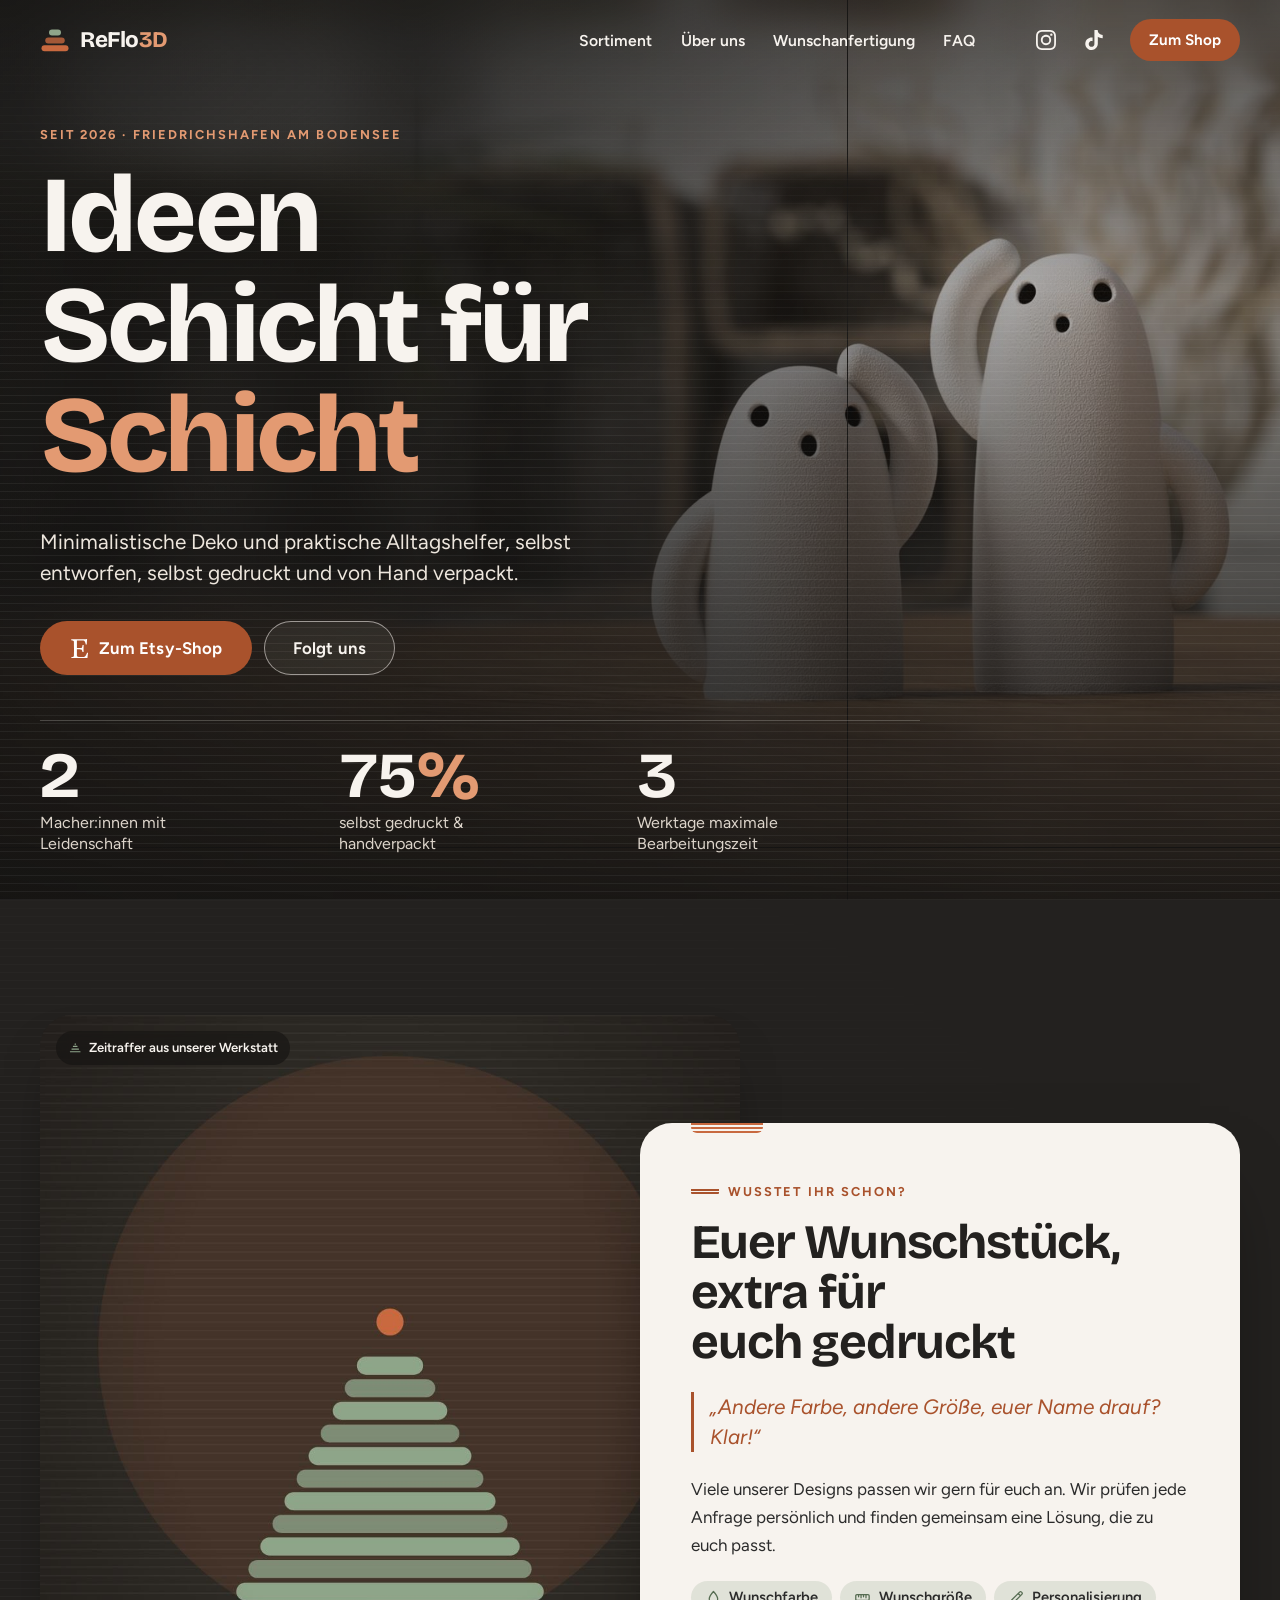
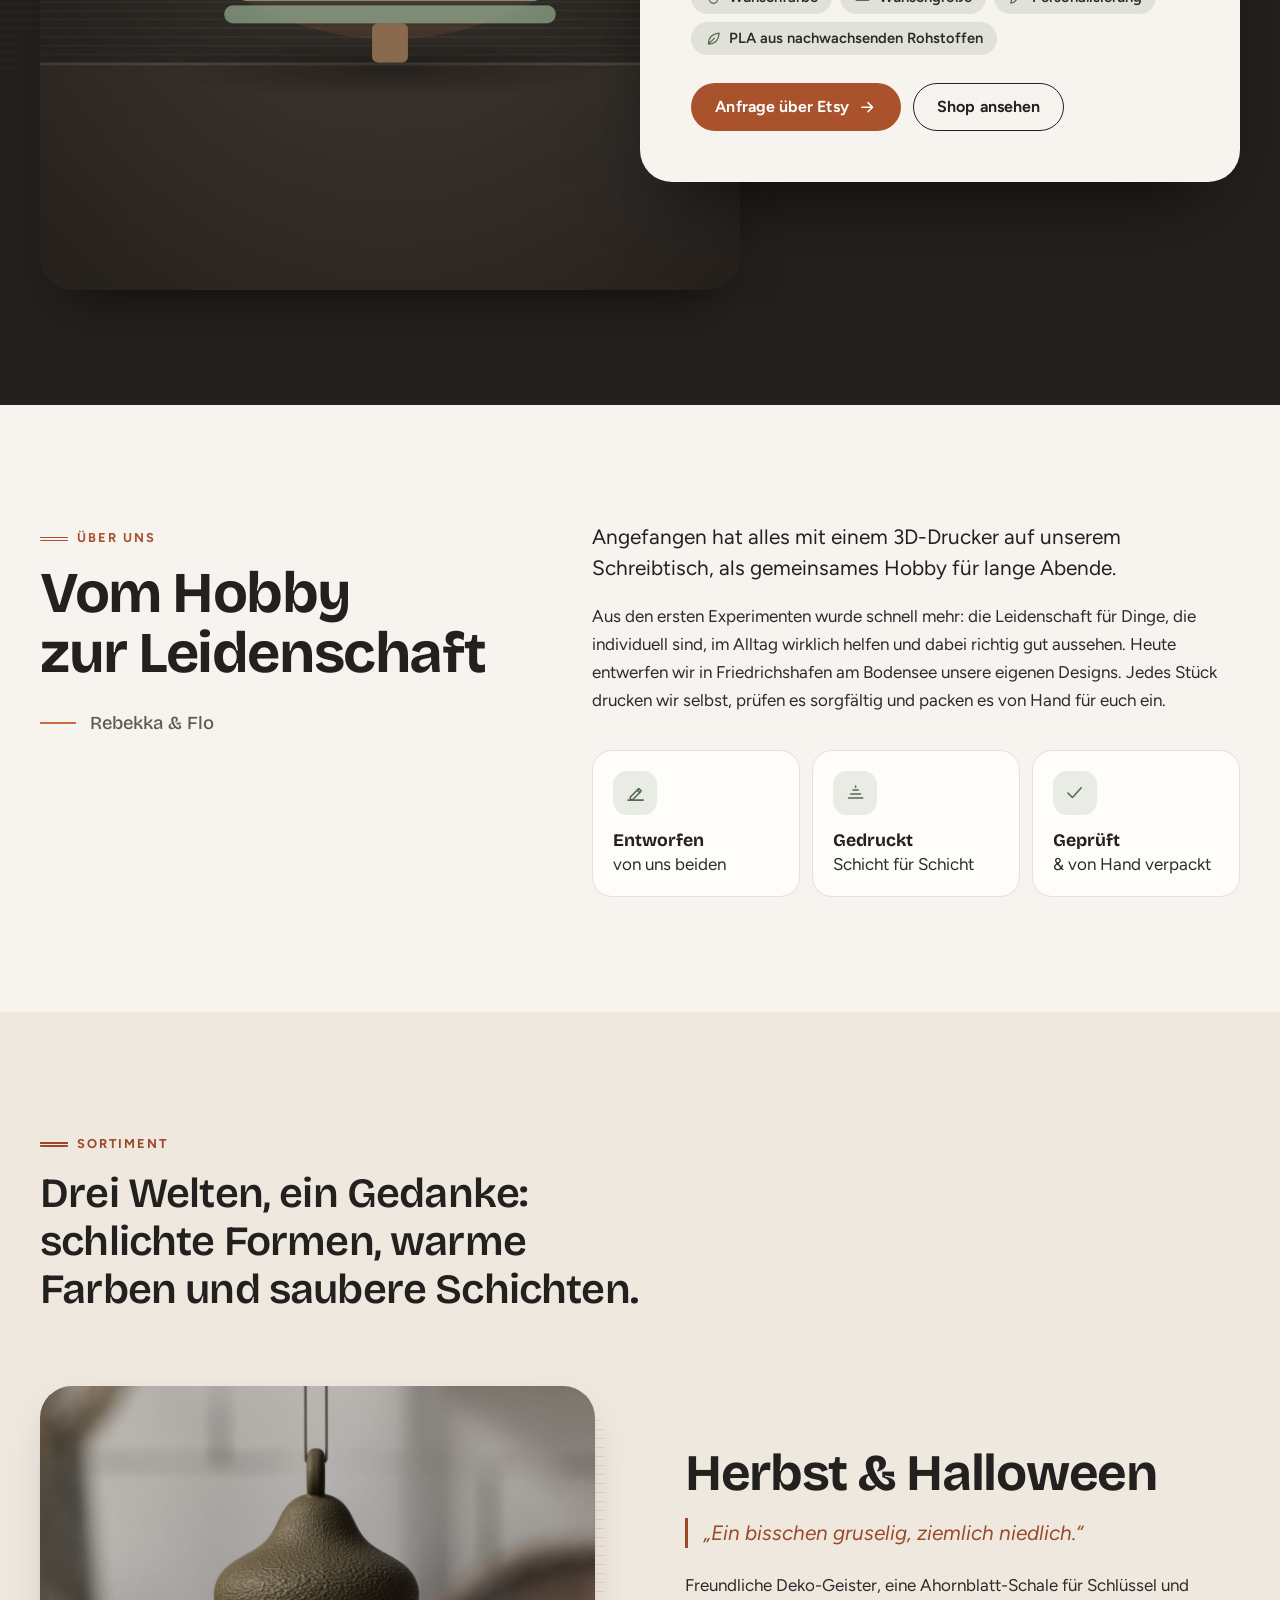
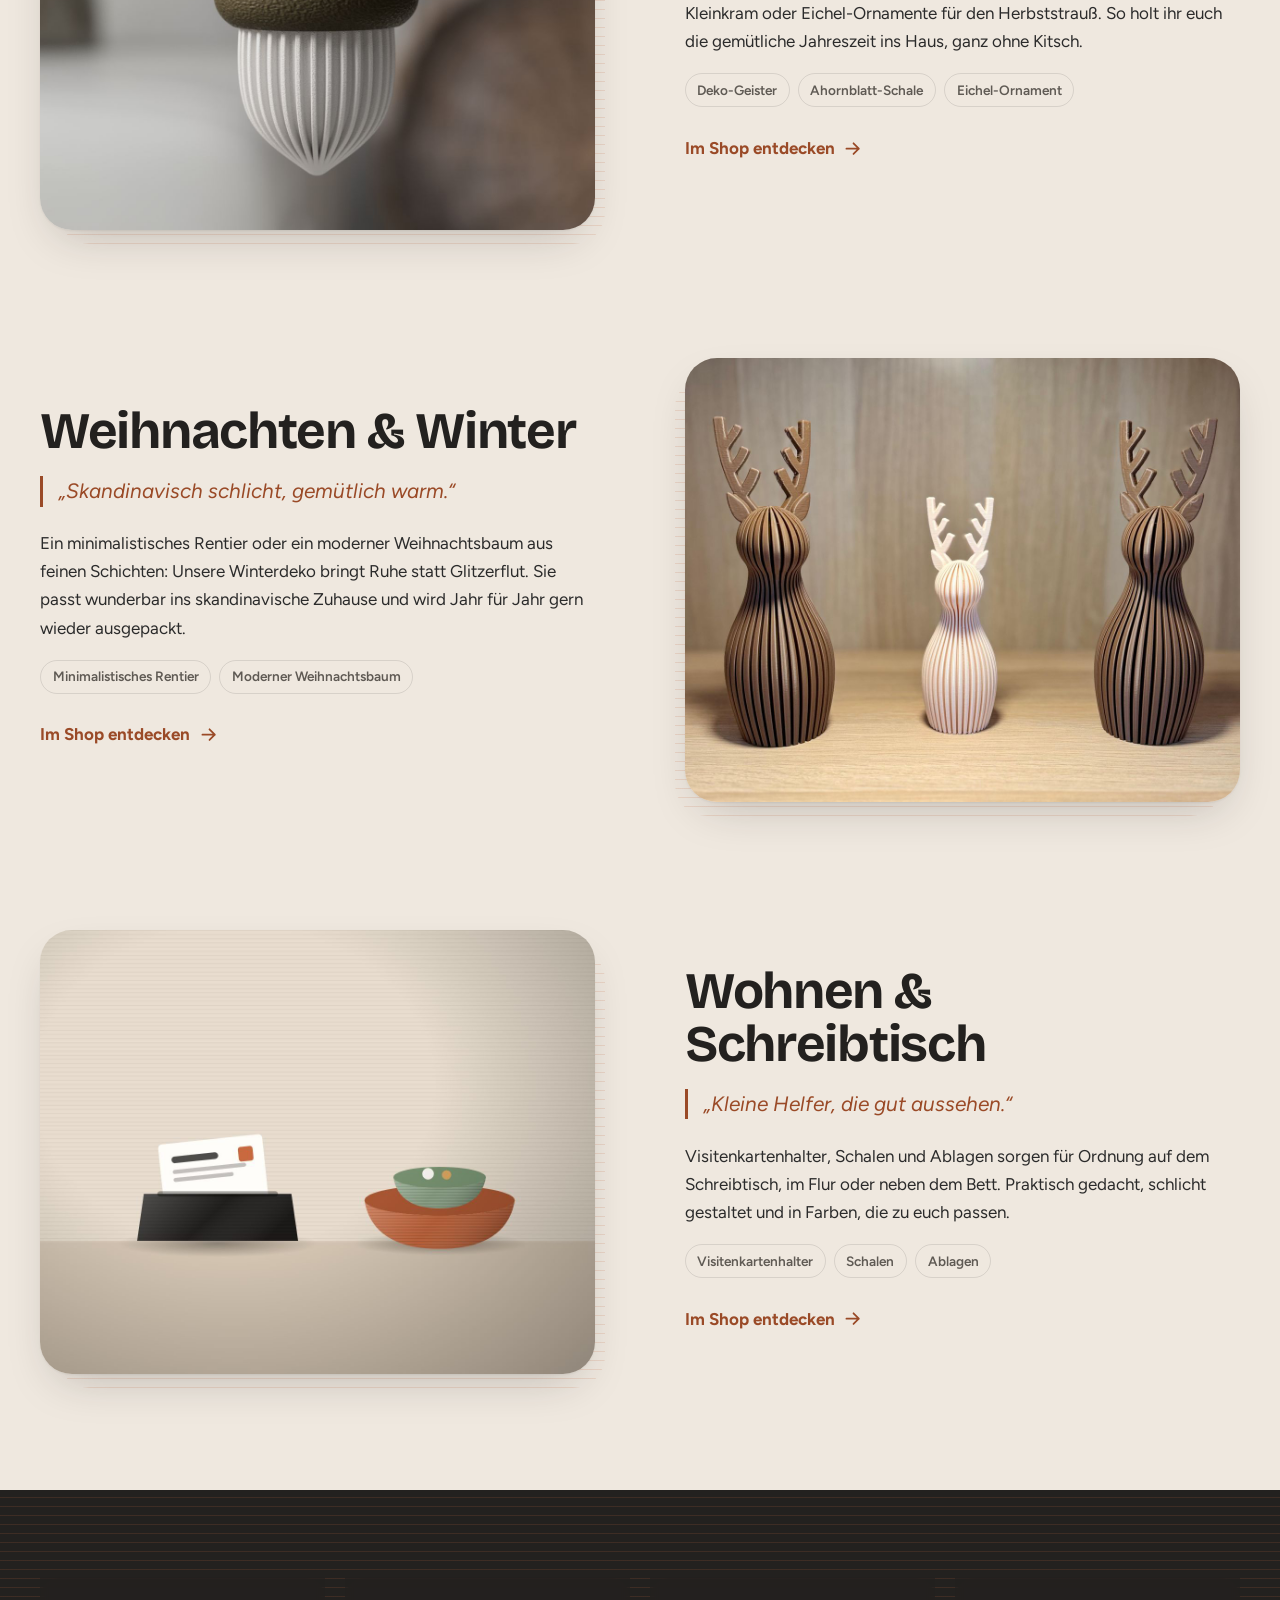
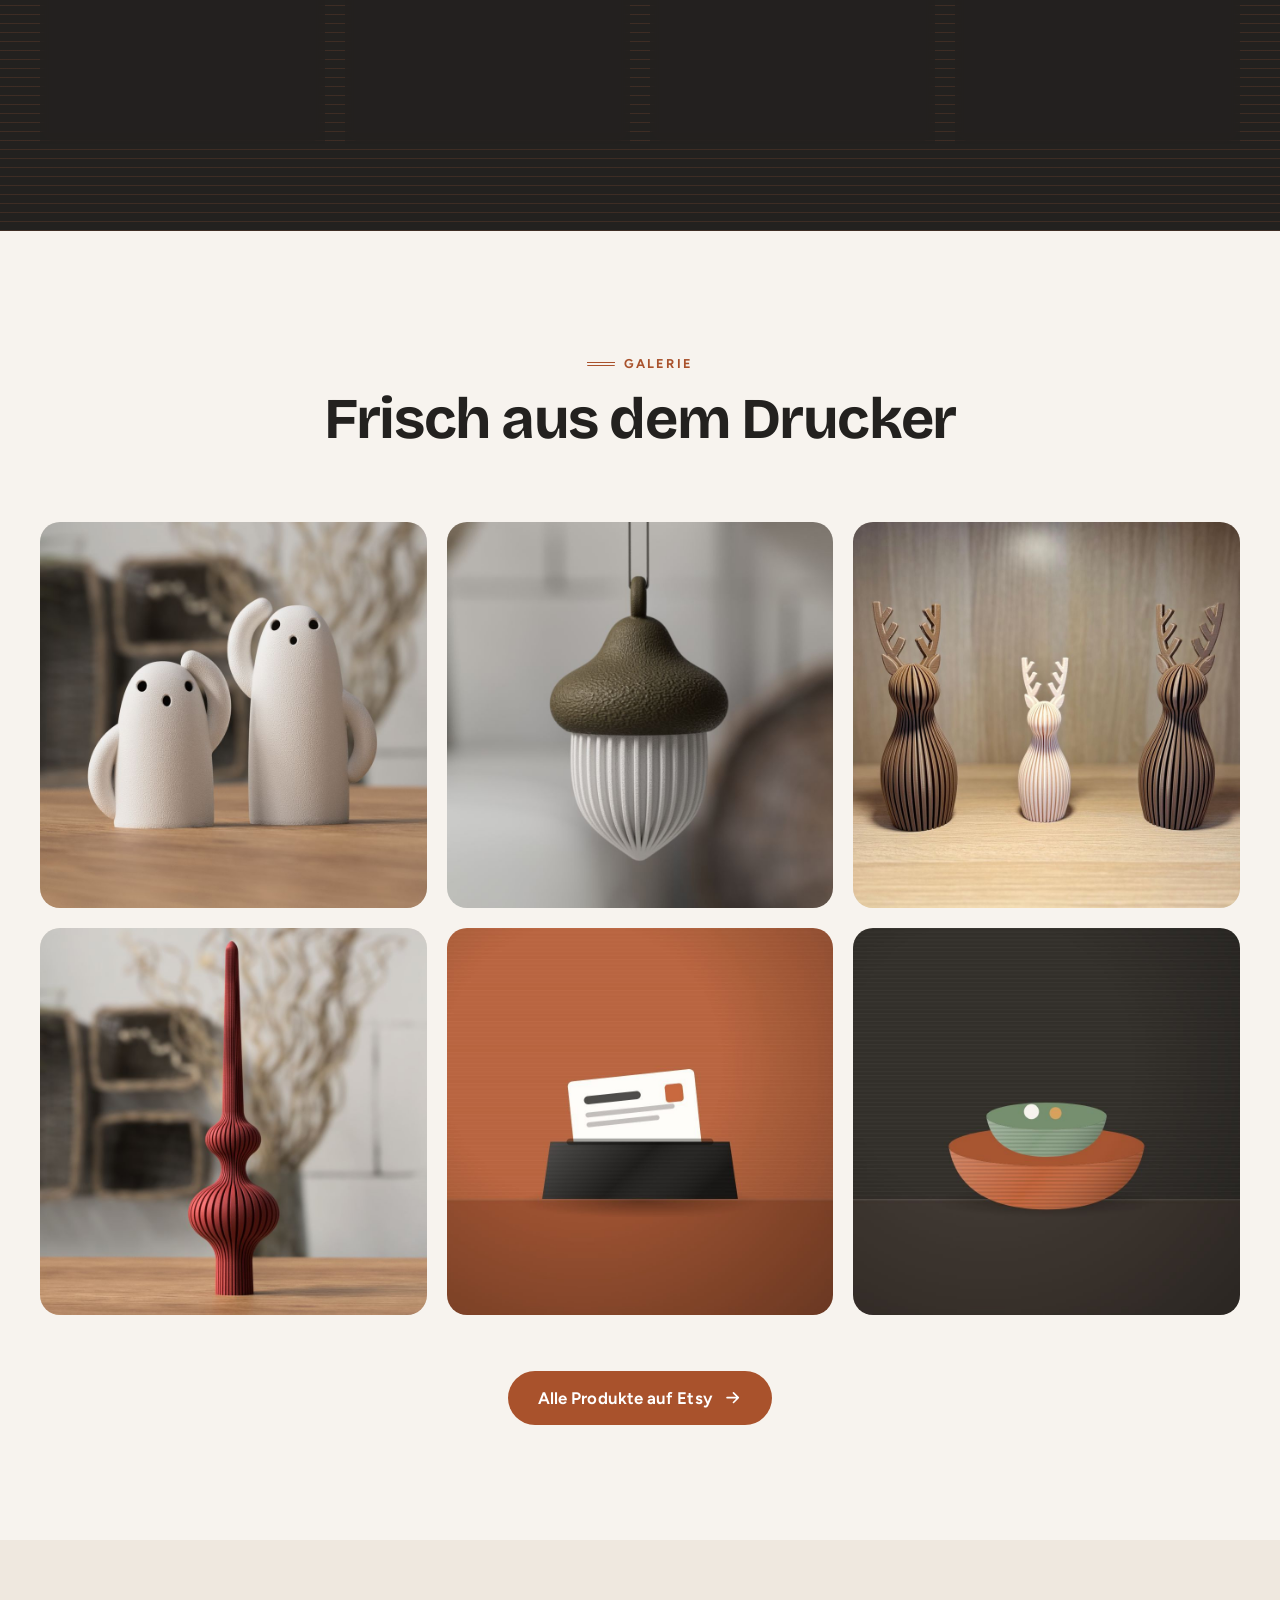
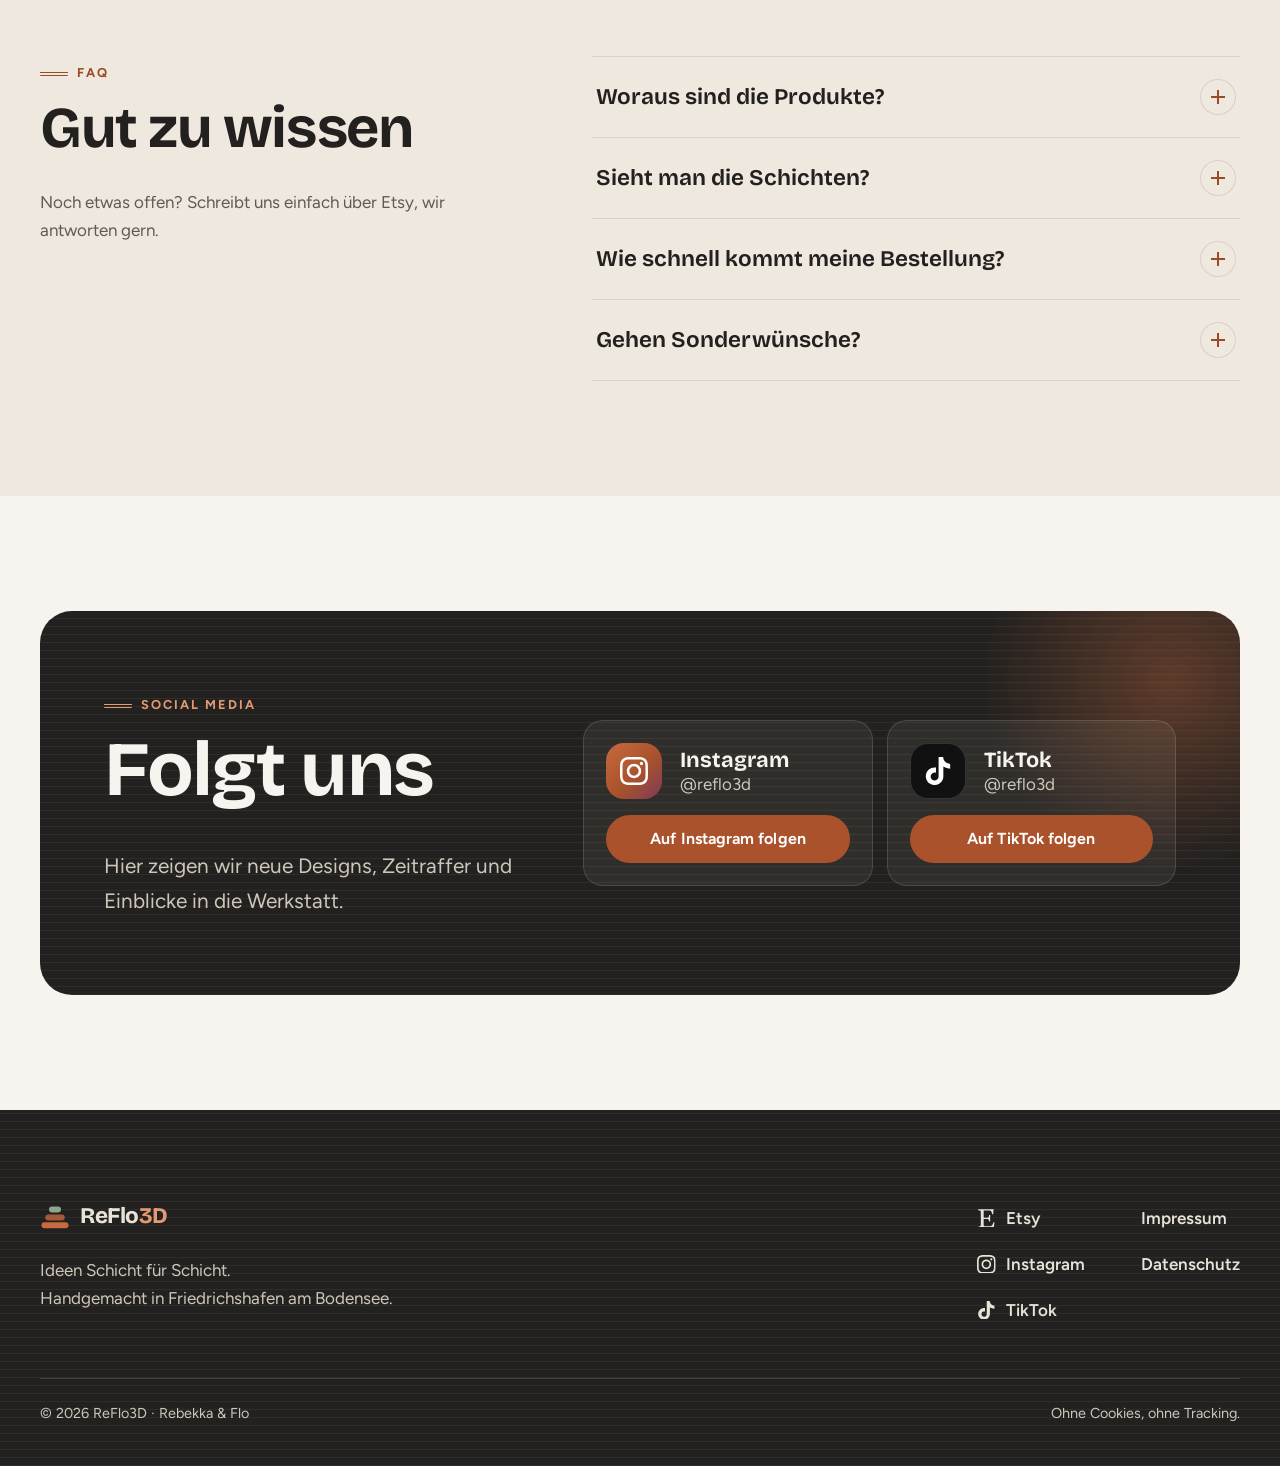
<file: index.html>
<!doctype html>
<html lang="de">
<head>
  <meta charset="utf-8">
  <meta name="viewport" content="width=device-width, initial-scale=1, viewport-fit=cover">
  <title>ReFlo3D – Ideen Schicht für Schicht | 3D-Druck-Deko aus Friedrichshafen</title>
  <meta name="description" content="ReFlo3D ist der kleine 3D-Druck-Shop von Rebekka und Flo aus Friedrichshafen am Bodensee: minimalistische Deko und praktische Alltagshelfer, selbst entworfen, selbst gedruckt und von Hand verpackt.">
  <link rel="canonical" href="https://reflo3d.de/">
  <meta name="theme-color" content="#23211F">
  <meta name="color-scheme" content="light dark">

  <!-- Open Graph / Twitter -->
  <meta property="og:type" content="website">
  <meta property="og:locale" content="de_DE">
  <meta property="og:site_name" content="ReFlo3D">
  <meta property="og:url" content="https://reflo3d.de/">
  <meta property="og:title" content="ReFlo3D – Ideen Schicht für Schicht">
  <meta property="og:description" content="Minimalistische Deko und praktische Alltagshelfer aus dem 3D-Drucker, selbst entworfen und von Hand verpackt in Friedrichshafen am Bodensee.">
  <meta property="og:image" content="https://reflo3d.de/assets/img/og-image.jpg">
  <meta property="og:image:width" content="1200">
  <meta property="og:image:height" content="630">
  <meta property="og:image:alt" content="ReFlo3D – Ideen Schicht für Schicht: zwei weiße 3D-gedruckte Deko-Geister">
  <meta name="twitter:card" content="summary_large_image">
  <meta name="twitter:title" content="ReFlo3D – Ideen Schicht für Schicht">
  <meta name="twitter:description" content="Minimalistische 3D-Druck-Deko und Alltagshelfer aus Friedrichshafen am Bodensee.">
  <meta name="twitter:image" content="https://reflo3d.de/assets/img/og-image.jpg">

  <!-- Icons -->
  <link rel="icon" href="assets/img/favicon.svg" type="image/svg+xml">
  <link rel="icon" href="assets/img/favicon-32.png" type="image/png" sizes="32x32">
  <link rel="apple-touch-icon" href="assets/img/apple-touch-icon.png">

  <!-- Lokale Schriften, kein externes CDN -->
  <link rel="preload" href="assets/fonts/bricolage-grotesque-latin-wght.woff2" as="font" type="font/woff2" crossorigin>
  <link rel="preload" href="assets/fonts/figtree-latin-wght.woff2" as="font" type="font/woff2" crossorigin>
  <link rel="stylesheet" href="assets/css/style.css">
  <script>document.documentElement.classList.add('js');</script>
  <script src="assets/js/main.js" defer></script>

  <script type="application/ld+json">
  {
    "@context": "https://schema.org",
    "@type": "Organization",
    "name": "ReFlo3D",
    "url": "https://reflo3d.de/",
    "logo": "https://reflo3d.de/assets/img/logo.svg",
    "slogan": "Ideen Schicht für Schicht",
    "foundingDate": "2026",
    "address": { "@type": "PostalAddress", "addressLocality": "Friedrichshafen", "addressCountry": "DE" },
    "sameAs": [
      "https://www.etsy.com/de/shop/Reflo3d",
      "https://www.instagram.com/reflo3d",
      "https://www.tiktok.com/@reflo3d"
    ]
  }
  </script>
</head>
<body>
  <!-- Icon-Sprite: Marken-Icons aus Simple Icons (simpleicons.org, CC0), restliche Icons eigene Linien-Icons -->
  <svg width="0" height="0" class="sprite" aria-hidden="true" focusable="false">
    <symbol id="i-etsy" viewBox="0 0 24 24"><path fill="currentColor" d="M8.559 2.445c0-.325.033-.52.59-.52h7.465c1.3 0 2.02 1.11 2.54 3.193l.42 1.666h1.27c.23-4.728.43-6.784.43-6.784s-3.196.36-5.09.36H6.635L1.521.196v1.37l1.725.326c1.21.24 1.5.496 1.6 1.606 0 0 .11 3.27.11 8.64 0 5.385-.09 8.61-.09 8.61 0 .973-.39 1.333-1.59 1.573l-1.722.33V24l5.13-.165h8.55c1.935 0 6.39.165 6.39.165.105-1.17.75-6.48.855-7.064h-1.2l-1.284 2.91c-1.005 2.28-2.476 2.445-4.11 2.445h-4.906c-1.63 0-2.415-.64-2.415-2.05V12.8s3.62 0 4.79.096c.912.064 1.463.325 1.76 1.598l.39 1.695h1.41l-.09-4.278.192-4.305h-1.391l-.45 1.89c-.283 1.244-.48 1.47-1.754 1.6-1.666.17-4.815.14-4.815.14V2.45h-.05z"/></symbol>
    <symbol id="i-instagram" viewBox="0 0 24 24"><path fill="currentColor" d="M7.0301.084c-1.2768.0602-2.1487.264-2.911.5634-.7888.3075-1.4575.72-2.1228 1.3877-.6652.6677-1.075 1.3368-1.3802 2.127-.2954.7638-.4956 1.6365-.552 2.914-.0564 1.2775-.0689 1.6882-.0626 4.947.0062 3.2586.0206 3.6671.0825 4.9473.061 1.2765.264 2.1482.5635 2.9107.308.7889.72 1.4573 1.388 2.1228.6679.6655 1.3365 1.0743 2.1285 1.38.7632.295 1.6361.4961 2.9134.552 1.2773.056 1.6884.069 4.9462.0627 3.2578-.0062 3.668-.0207 4.9478-.0814 1.28-.0607 2.147-.2652 2.9098-.5633.7889-.3086 1.4578-.72 2.1228-1.3881.665-.6682 1.0745-1.3378 1.3795-2.1284.2957-.7632.4966-1.636.552-2.9124.056-1.2809.0692-1.6898.063-4.948-.0063-3.2583-.021-3.6668-.0817-4.9465-.0607-1.2797-.264-2.1487-.5633-2.9117-.3084-.7889-.72-1.4568-1.3876-2.1228C21.2982 1.33 20.628.9208 19.8378.6165 19.074.321 18.2017.1197 16.9244.0645 15.6471.0093 15.236-.005 11.977.0014 8.718.0076 8.31.0215 7.0301.0839m.1402 21.6932c-1.17-.0509-1.8053-.2453-2.2287-.408-.5606-.216-.96-.4771-1.3819-.895-.422-.4178-.6811-.8186-.9-1.378-.1644-.4234-.3624-1.058-.4171-2.228-.0595-1.2645-.072-1.6442-.079-4.848-.007-3.2037.0053-3.583.0607-4.848.05-1.169.2456-1.805.408-2.2282.216-.5613.4762-.96.895-1.3816.4188-.4217.8184-.6814 1.3783-.9003.423-.1651 1.0575-.3614 2.227-.4171 1.2655-.06 1.6447-.072 4.848-.079 3.2033-.007 3.5835.005 4.8495.0608 1.169.0508 1.8053.2445 2.228.408.5608.216.96.4754 1.3816.895.4217.4194.6816.8176.9005 1.3787.1653.4217.3617 1.056.4169 2.2263.0602 1.2655.0739 1.645.0796 4.848.0058 3.203-.0055 3.5834-.061 4.848-.051 1.17-.245 1.8055-.408 2.2294-.216.5604-.4763.96-.8954 1.3814-.419.4215-.8181.6811-1.3783.9-.4224.1649-1.0577.3617-2.2262.4174-1.2656.0595-1.6448.072-4.8493.079-3.2045.007-3.5825-.006-4.848-.0608M16.953 5.5864A1.44 1.44 0 1 0 18.39 4.144a1.44 1.44 0 0 0-1.437 1.4424M5.8385 12.012c.0067 3.4032 2.7706 6.1557 6.173 6.1493 3.4026-.0065 6.157-2.7701 6.1506-6.1733-.0065-3.4032-2.771-6.1565-6.174-6.1498-3.403.0067-6.156 2.771-6.1496 6.1738M8 12.0077a4 4 0 1 1 4.008 3.9921A3.9996 3.9996 0 0 1 8 12.0077"/></symbol>
    <symbol id="i-tiktok" viewBox="0 0 24 24"><path fill="currentColor" d="M12.525.02c1.31-.02 2.61-.01 3.91-.02.08 1.53.63 3.09 1.75 4.17 1.12 1.11 2.7 1.62 4.24 1.79v4.03c-1.44-.05-2.89-.35-4.2-.97-.57-.26-1.1-.59-1.62-.93-.01 2.92.01 5.84-.02 8.75-.08 1.4-.54 2.79-1.35 3.94-1.31 1.92-3.58 3.17-5.91 3.21-1.43.08-2.86-.31-4.08-1.03-2.02-1.19-3.44-3.37-3.65-5.71-.02-.5-.03-1-.01-1.49.18-1.9 1.12-3.72 2.58-4.96 1.66-1.44 3.98-2.13 6.15-1.72.02 1.48-.04 2.96-.04 4.44-.99-.32-2.15-.23-3.02.37-.63.41-1.11 1.04-1.36 1.75-.21.51-.15 1.07-.14 1.61.24 1.64 1.82 3.02 3.5 2.87 1.12-.01 2.19-.66 2.77-1.61.19-.33.4-.67.41-1.06.1-1.79.06-3.57.07-5.36.01-4.03-.01-8.05.02-12.07z"/></symbol>
    <symbol id="i-arrow" viewBox="0 0 24 24"><path fill="none" stroke="currentColor" stroke-width="2" stroke-linecap="round" stroke-linejoin="round" d="M5 12h14m-6-6 6 6-6 6"/></symbol>
    <symbol id="i-droplet" viewBox="0 0 24 24"><path fill="none" stroke="currentColor" stroke-width="1.8" stroke-linejoin="round" d="M12 3.5s6 6.4 6 10.8a6 6 0 0 1-12 0C6 9.9 12 3.5 12 3.5z"/></symbol>
    <symbol id="i-ruler" viewBox="0 0 24 24"><g fill="none" stroke="currentColor" stroke-width="1.8" stroke-linecap="round" stroke-linejoin="round"><rect x="2.5" y="8" width="19" height="8" rx="1.6"/><path d="M6.5 8v3M10 8v4.5M13.5 8v3M17 8v4.5"/></g></symbol>
    <symbol id="i-pen" viewBox="0 0 24 24"><path fill="none" stroke="currentColor" stroke-width="1.8" stroke-linecap="round" stroke-linejoin="round" d="m4 20 1.2-4.4L16.4 4.4a2 2 0 0 1 2.8 0l.4.4a2 2 0 0 1 0 2.8L8.4 18.8zM14.5 6.3l3.2 3.2"/></symbol>
    <symbol id="i-leaf" viewBox="0 0 24 24"><path fill="none" stroke="currentColor" stroke-width="1.8" stroke-linecap="round" stroke-linejoin="round" d="M5 20c0-9 5.5-14.5 15-15.5C19.5 14 14 19.5 5 20zm0 0 8.5-8.5"/></symbol>
    <symbol id="i-heart" viewBox="0 0 24 24"><path fill="none" stroke="currentColor" stroke-width="1.8" stroke-linejoin="round" d="M12 20s-7.5-4.6-7.5-10.4A4.1 4.1 0 0 1 12 7.2a4.1 4.1 0 0 1 7.5 2.4C19.5 15.4 12 20 12 20z"/></symbol>
    <symbol id="i-clock" viewBox="0 0 24 24"><g fill="none" stroke="currentColor" stroke-width="1.8" stroke-linecap="round" stroke-linejoin="round"><circle cx="12" cy="12" r="8.5"/><path d="M12 7.5V12l3 2"/></g></symbol>
    <symbol id="i-box" viewBox="0 0 24 24"><g fill="none" stroke="currentColor" stroke-width="1.8" stroke-linejoin="round"><path d="M3.5 7.5 12 3.3l8.5 4.2v9L12 20.7l-8.5-4.2z"/><path d="M3.5 7.5 12 11.8l8.5-4.3M12 11.8v8.9"/></g></symbol>
    <symbol id="i-layers" viewBox="0 0 24 24"><g fill="none" stroke="currentColor" stroke-width="1.8" stroke-linecap="round"><path d="M4 18h16M6.5 13.5h11M9 9h6"/><path d="M12 4.5v1.5"/></g></symbol>
    <symbol id="i-check" viewBox="0 0 24 24"><path fill="none" stroke="currentColor" stroke-width="1.8" stroke-linecap="round" stroke-linejoin="round" d="M4.5 12.5 9.5 17.5 19.5 6.5"/></symbol>
    <symbol id="i-pencil-ruler" viewBox="0 0 24 24"><g fill="none" stroke="currentColor" stroke-width="1.8" stroke-linecap="round" stroke-linejoin="round"><path d="M3.5 20.5h17"/><path d="m6 17 9.6-9.6 2.8 2.8L8.8 19.8H6z"/><path d="m13.8 9.2 2.8 2.8"/></g></symbol>
    <symbol id="i-play" viewBox="0 0 24 24"><path fill="currentColor" d="M8 5.5v13l10.5-6.5z"/></symbol>
    <symbol id="i-pause" viewBox="0 0 24 24"><path fill="currentColor" d="M7 5h3.5v14H7zM13.5 5H17v14h-3.5z"/></symbol>
    <symbol id="i-mark" viewBox="0 0 40 40"><rect x="2" y="27" width="36" height="8" rx="4" fill="#C8693F"/><rect x="7" y="16.5" width="26" height="8" rx="4" fill="#C8693F" opacity=".78"/><rect x="12" y="6" width="16" height="8" rx="4" fill="#8FA58A"/></symbol>
  </svg>

  <a class="skip-link" href="#inhalt">Zum Inhalt springen</a>

  <!-- 1. Header -->
  <header class="site-header" data-header>
    <div class="container header-inner">
      <a class="brand" href="#top" aria-label="ReFlo3D – zum Seitenanfang">
        <svg class="brand-mark" width="32" height="32" aria-hidden="true" focusable="false"><use href="#i-mark"/></svg>
        <span class="brand-name">ReFlo<span>3D</span></span>
      </a>

      <nav class="nav" aria-label="Hauptnavigation">
        <ul class="nav-list">
          <li><a href="#sortiment">Sortiment</a></li>
          <li><a href="#ueber-uns">Über uns</a></li>
          <li><a href="#wunschanfertigung">Wunschanfertigung</a></li>
          <li><a href="#faq">FAQ</a></li>
        </ul>
      </nav>

      <div class="header-actions">
        <a class="header-social" href="https://www.instagram.com/reflo3d" target="_blank" rel="noopener noreferrer" aria-label="ReFlo3D auf Instagram">
          <svg class="icon" aria-hidden="true" focusable="false"><use href="#i-instagram"/></svg>
        </a>
        <a class="header-social" href="https://www.tiktok.com/@reflo3d" target="_blank" rel="noopener noreferrer" aria-label="ReFlo3D auf TikTok">
          <svg class="icon" aria-hidden="true" focusable="false"><use href="#i-tiktok"/></svg>
        </a>
        <a class="btn btn-primary btn-sm header-shop" href="https://www.etsy.com/de/shop/Reflo3d" target="_blank" rel="noopener noreferrer">Zum Shop</a>
        <button class="burger" type="button" aria-expanded="false" aria-controls="mobile-menu" aria-label="Menü öffnen" data-burger>
          <span class="burger-lines" aria-hidden="true"><span></span><span></span><span></span></span>
        </button>
      </div>
    </div>
  </header>

  <!-- Mobiles Vollbild-Menü -->
  <div class="mobile-menu" id="mobile-menu" role="dialog" aria-modal="true" aria-label="Menü" hidden data-menu>
    <nav class="mobile-menu-inner container" aria-label="Mobile Navigation">
      <ul class="mobile-menu-list">
        <li><a href="#sortiment">Sortiment</a></li>
        <li><a href="#ueber-uns">Über uns</a></li>
        <li><a href="#wunschanfertigung">Wunschanfertigung</a></li>
        <li><a href="#faq">FAQ</a></li>
        <li><a href="#folgt-uns">Folgt uns</a></li>
      </ul>
      <a class="btn btn-primary btn-lg" href="https://www.etsy.com/de/shop/Reflo3d" target="_blank" rel="noopener noreferrer">
        <svg class="icon" aria-hidden="true" focusable="false"><use href="#i-etsy"/></svg>
        Zum Etsy-Shop
      </a>
      <div class="mobile-menu-social">
        <a class="icon-btn" href="https://www.instagram.com/reflo3d" target="_blank" rel="noopener noreferrer" aria-label="ReFlo3D auf Instagram">
          <svg class="icon" aria-hidden="true" focusable="false"><use href="#i-instagram"/></svg>
        </a>
        <a class="icon-btn" href="https://www.tiktok.com/@reflo3d" target="_blank" rel="noopener noreferrer" aria-label="ReFlo3D auf TikTok">
          <svg class="icon" aria-hidden="true" focusable="false"><use href="#i-tiktok"/></svg>
        </a>
      </div>
    </nav>
  </div>

  <main id="inhalt">

    <!-- 2. Hero -->
    <section class="hero theme-dark" id="top" aria-labelledby="hero-title">
      <div class="hero-media">
        <img src="assets/img/hero.jpg" width="1620" height="1080" fetchpriority="high" decoding="async"
             alt="Zwei weiße 3D-gedruckte Deko-Geister von ReFlo3D, ein kleiner und ein großer, winken mit ihren Ärmchen auf einem Holztisch">
      </div>
      <div class="hero-layers" aria-hidden="true"></div>

      <div class="container hero-inner">
        <p class="overline">Seit 2026 · Friedrichshafen am Bodensee</p>
        <h1 class="hero-title" id="hero-title">
          <span class="print-line" style="--i:2">Ideen</span>
          <span class="print-line" style="--i:1">Schicht für</span>
          <span class="print-line" style="--i:0">Schicht</span>
        </h1>
        <p class="hero-lead">Minimalistische Deko und praktische Alltagshelfer, selbst entworfen, selbst gedruckt und von Hand verpackt.</p>
        <div class="btn-row">
          <a class="btn btn-primary btn-lg" href="https://www.etsy.com/de/shop/Reflo3d" target="_blank" rel="noopener noreferrer" data-hero-cta>
            <svg class="icon" aria-hidden="true" focusable="false"><use href="#i-etsy"/></svg>
            Zum Etsy-Shop
          </a>
          <a class="btn btn-ghost btn-lg" href="#folgt-uns">Folgt uns</a>
        </div>

        <ul class="stats" aria-label="ReFlo3D in Zahlen">
          <li class="stat">
            <span class="stat-num" aria-hidden="true"><span data-count="2">2</span></span>
            <span class="stat-label"><span class="sr-only">2 </span>Macher:innen mit Leidenschaft</span>
          </li>
          <li class="stat">
            <span class="stat-num" aria-hidden="true"><span data-count="100">100</span><span class="stat-suffix">%</span></span>
            <span class="stat-label"><span class="sr-only">100 % </span>selbst gedruckt &amp; handverpackt</span>
          </li>
          <li class="stat">
            <span class="stat-num" aria-hidden="true"><span data-count="3">3</span></span>
            <span class="stat-label"><span class="sr-only">3 </span>Werktage maximale Bearbeitungszeit</span>
          </li>
        </ul>
      </div>
    </section>

    <!-- 3. Video-Bereich / Wunschanfertigung -->
    <section class="section feature theme-dark" id="wunschanfertigung" aria-labelledby="wunsch-title">
      <div class="container feature-grid">
        <figure class="feature-media reveal">
          <video class="feature-video" muted playsinline loop preload="none" width="720" height="900"
                 poster="assets/img/video-poster.jpg" data-src="assets/video/druck-zeitraffer.mp4"
                 aria-label="Zeitraffer aus unserer Werkstatt: ein Tannenbaum entsteht im 3D-Drucker Schicht für Schicht"></video>
          <button class="video-toggle" type="button" aria-label="Video pausieren" hidden data-video-toggle>
            <svg class="icon" aria-hidden="true" focusable="false"><use href="#i-pause"/></svg>
          </button>
          <figcaption class="feature-caption">
            <svg class="icon" aria-hidden="true" focusable="false"><use href="#i-layers"/></svg>
            Zeitraffer aus unserer Werkstatt
          </figcaption>
        </figure>

        <div class="offer-card reveal">
          <p class="eyebrow">Wusstet ihr schon?</p>
          <h2 class="offer-title" id="wunsch-title">Euer Wunschstück, extra für euch gedruckt</h2>
          <p class="quote">„Andere Farbe, andere Größe, euer Name drauf? Klar!“</p>
          <p>Viele unserer Designs passen wir gern für euch an. Wir prüfen jede Anfrage persönlich und finden gemeinsam eine Lösung, die zu euch passt.</p>
          <ul class="chips" aria-label="Möglichkeiten der Wunschanfertigung">
            <li class="chip"><svg class="icon" aria-hidden="true" focusable="false"><use href="#i-droplet"/></svg>Wunschfarbe</li>
            <li class="chip"><svg class="icon" aria-hidden="true" focusable="false"><use href="#i-ruler"/></svg>Wunschgröße</li>
            <li class="chip"><svg class="icon" aria-hidden="true" focusable="false"><use href="#i-pen"/></svg>Personalisierung</li>
            <li class="chip"><svg class="icon" aria-hidden="true" focusable="false"><use href="#i-leaf"/></svg>PLA aus nachwachsenden Rohstoffen</li>
          </ul>
          <div class="btn-row">
            <a class="btn btn-primary" href="https://www.etsy.com/de/shop/Reflo3d" target="_blank" rel="noopener noreferrer">
              Anfrage über Etsy
              <svg class="icon" aria-hidden="true" focusable="false"><use href="#i-arrow"/></svg>
            </a>
            <a class="btn btn-outline" href="https://www.etsy.com/de/shop/Reflo3d" target="_blank" rel="noopener noreferrer">Shop ansehen</a>
          </div>
        </div>
      </div>
    </section>

    <!-- 4. Über uns -->
    <section class="section about theme-light" id="ueber-uns" aria-labelledby="about-title">
      <div class="container about-grid">
        <div class="about-head reveal">
          <p class="eyebrow">Über uns</p>
          <h2 class="section-title" id="about-title">Vom Hobby zur Leidenschaft</h2>
          <p class="signature">Rebekka &amp; Flo</p>
        </div>
        <div class="about-body reveal">
          <p class="lead">Angefangen hat alles mit einem 3D-Drucker auf unserem Schreibtisch, als gemeinsames Hobby für lange Abende.</p>
          <p>Aus den ersten Experimenten wurde schnell mehr: die Leidenschaft für Dinge, die individuell sind, im Alltag wirklich helfen und dabei richtig gut aussehen. Heute entwerfen wir in Friedrichshafen am Bodensee unsere eigenen Designs. Jedes Stück drucken wir selbst, prüfen es sorgfältig und packen es von Hand für euch ein.</p>
          <ol class="steps">
            <li class="step">
              <span class="step-icon"><svg class="icon" aria-hidden="true" focusable="false"><use href="#i-pencil-ruler"/></svg></span>
              <span class="step-text"><strong>Entworfen</strong> von uns beiden</span>
            </li>
            <li class="step">
              <span class="step-icon"><svg class="icon" aria-hidden="true" focusable="false"><use href="#i-layers"/></svg></span>
              <span class="step-text"><strong>Gedruckt</strong> Schicht für Schicht</span>
            </li>
            <li class="step">
              <span class="step-icon"><svg class="icon" aria-hidden="true" focusable="false"><use href="#i-check"/></svg></span>
              <span class="step-text"><strong>Geprüft</strong> &amp; von Hand verpackt</span>
            </li>
          </ol>
        </div>
      </div>
    </section>

    <!-- 5. Sortiment -->
    <section class="section range theme-light-alt" id="sortiment" aria-label="Sortiment">
      <div class="container">
        <header class="section-head reveal">
          <p class="eyebrow">Sortiment</p>
          <p class="section-intro">Drei Welten, ein Gedanke: schlichte Formen, warme Farben und saubere Schichten.</p>
        </header>

        <article class="topic">
          <figure class="topic-media reveal">
            <img src="assets/img/kategorie-herbst.jpg" width="1200" height="960" loading="lazy" decoding="async"
                 alt="Herbstdeko aus dem 3D-Drucker: hängendes Eichel-Ornament mit olivgrüner, strukturierter Kappe und weißem, fein gerilltem Körper">
          </figure>
          <div class="topic-body reveal">
            <h2 class="topic-title">Herbst &amp; Halloween</h2>
            <p class="quote">„Ein bisschen gruselig, ziemlich niedlich.“</p>
            <p>Freundliche Deko-Geister, eine Ahornblatt-Schale für Schlüssel und Kleinkram oder Eichel-Ornamente für den Herbststrauß. So holt ihr euch die gemütliche Jahreszeit ins Haus, ganz ohne Kitsch.</p>
            <ul class="tags" aria-label="Beispiele">
              <li>Deko-Geister</li><li>Ahornblatt-Schale</li><li>Eichel-Ornament</li>
            </ul>
            <a class="text-link" href="https://www.etsy.com/de/shop/Reflo3d" target="_blank" rel="noopener noreferrer">
              Im Shop entdecken <svg class="icon" aria-hidden="true" focusable="false"><use href="#i-arrow"/></svg>
            </a>
          </div>
        </article>

        <article class="topic">
          <figure class="topic-media reveal">
            <img src="assets/img/kategorie-winter.jpg" width="1200" height="960" loading="lazy" decoding="async"
                 alt="Winterdeko: drei 3D-gedruckte Rentier-Figuren mit Geweih und Rillenstruktur, zwei in Braun und eine kleinere in Creme, auf einem Holzregal">
          </figure>
          <div class="topic-body reveal">
            <h2 class="topic-title">Weihnachten &amp; Winter</h2>
            <p class="quote">„Skandinavisch schlicht, gemütlich warm.“</p>
            <p>Ein minimalistisches Rentier oder ein moderner Weihnachtsbaum aus feinen Schichten: Unsere Winterdeko bringt Ruhe statt Glitzerflut. Sie passt wunderbar ins skandinavische Zuhause und wird Jahr für Jahr gern wieder ausgepackt.</p>
            <ul class="tags" aria-label="Beispiele">
              <li>Minimalistisches Rentier</li><li>Moderner Weihnachtsbaum</li>
            </ul>
            <a class="text-link" href="https://www.etsy.com/de/shop/Reflo3d" target="_blank" rel="noopener noreferrer">
              Im Shop entdecken <svg class="icon" aria-hidden="true" focusable="false"><use href="#i-arrow"/></svg>
            </a>
          </div>
        </article>

        <article class="topic">
          <figure class="topic-media reveal">
            <img src="assets/img/kategorie-wohnen.jpg" width="1200" height="960" loading="lazy" decoding="async"
                 alt="Illustration von Schreibtisch-Helfern: ein anthrazitfarbener Visitenkartenhalter mit Karte und zwei ineinandergestellte Schalen in Terrakotta und Salbeigrün">
          </figure>
          <div class="topic-body reveal">
            <h2 class="topic-title">Wohnen &amp; Schreibtisch</h2>
            <p class="quote">„Kleine Helfer, die gut aussehen.“</p>
            <p>Visitenkartenhalter, Schalen und Ablagen sorgen für Ordnung auf dem Schreibtisch, im Flur oder neben dem Bett. Praktisch gedacht, schlicht gestaltet und in Farben, die zu euch passen.</p>
            <ul class="tags" aria-label="Beispiele">
              <li>Visitenkartenhalter</li><li>Schalen</li><li>Ablagen</li>
            </ul>
            <a class="text-link" href="https://www.etsy.com/de/shop/Reflo3d" target="_blank" rel="noopener noreferrer">
              Im Shop entdecken <svg class="icon" aria-hidden="true" focusable="false"><use href="#i-arrow"/></svg>
            </a>
          </div>
        </article>
      </div>
    </section>

    <!-- 6. Vertrauensleiste -->
    <section class="trust theme-dark" aria-label="Darauf könnt ihr euch verlassen">
      <div class="container">
        <ul class="trust-list">
          <li class="trust-item reveal">
            <span class="trust-icon"><svg class="icon" aria-hidden="true" focusable="false"><use href="#i-heart"/></svg></span>
            <strong>Handgemacht</strong>
            <span>in Friedrichshafen</span>
          </li>
          <li class="trust-item reveal">
            <span class="trust-icon"><svg class="icon" aria-hidden="true" focusable="false"><use href="#i-leaf"/></svg></span>
            <strong>PLA</strong>
            <span>aus nachwachsenden Rohstoffen</span>
          </li>
          <li class="trust-item reveal">
            <span class="trust-icon"><svg class="icon" aria-hidden="true" focusable="false"><use href="#i-clock"/></svg></span>
            <strong>1–3 Werktage</strong>
            <span>Bearbeitungszeit</span>
          </li>
          <li class="trust-item reveal">
            <span class="trust-icon"><svg class="icon" aria-hidden="true" focusable="false"><use href="#i-box"/></svg></span>
            <strong>Versand</strong>
            <span>aus Deutschland</span>
          </li>
        </ul>
      </div>
    </section>

    <!-- 7. Galerie -->
    <section class="section gallery theme-light" id="galerie" aria-labelledby="gallery-title">
      <div class="container">
        <header class="section-head section-head-center reveal">
          <p class="eyebrow">Galerie</p>
          <h2 class="section-title" id="gallery-title">Frisch aus dem Drucker</h2>
        </header>
        <ul class="gallery-grid">
          <li class="gallery-item reveal"><img src="assets/img/galerie-1.jpg" width="900" height="900" loading="lazy" decoding="async" alt="Zwei weiße Deko-Geister aus PLA, ein kleiner und ein großer, die mit ihren Ärmchen winken"></li>
          <li class="gallery-item reveal"><img src="assets/img/galerie-2.jpg" width="900" height="900" loading="lazy" decoding="async" alt="Hängendes Eichel-Ornament mit olivgrüner Kappe und weißem Rillenkörper vor unscharfem Hintergrund"></li>
          <li class="gallery-item reveal"><img src="assets/img/galerie-3.jpg" width="900" height="900" loading="lazy" decoding="async" alt="Drei Rentier-Figuren aus PLA in Braun und Creme nebeneinander auf einem Holzregal"></li>
          <li class="gallery-item reveal"><img src="assets/img/galerie-4.jpg" width="900" height="900" loading="lazy" decoding="async" alt="Rote Christbaumspitze mit feinen senkrechten Rillen, stehend auf einem Holztisch"></li>
          <li class="gallery-item reveal"><img src="assets/img/galerie-5.jpg" width="900" height="900" loading="lazy" decoding="async" alt="Illustration eines Visitenkartenhalters in Anthrazit mit eingesteckter Visitenkarte"></li>
          <li class="gallery-item reveal"><img src="assets/img/galerie-6.jpg" width="900" height="900" loading="lazy" decoding="async" alt="Illustration von zwei ineinandergestellten Schalen in Terrakotta und Salbeigrün"></li>
        </ul>
        <div class="center reveal">
          <a class="btn btn-primary btn-lg" href="https://www.etsy.com/de/shop/Reflo3d" target="_blank" rel="noopener noreferrer">
            Alle Produkte auf Etsy
            <svg class="icon" aria-hidden="true" focusable="false"><use href="#i-arrow"/></svg>
          </a>
        </div>
      </div>
    </section>

    <!-- 8. FAQ -->
    <section class="section faq theme-light-alt" id="faq" aria-labelledby="faq-title">
      <div class="container faq-grid">
        <header class="faq-head reveal">
          <p class="eyebrow">FAQ</p>
          <h2 class="section-title" id="faq-title">Gut zu wissen</h2>
          <p>Noch etwas offen? Schreibt uns einfach über Etsy, wir antworten gern.</p>
        </header>
        <div class="faq-list reveal">
          <details class="faq-item">
            <summary>Woraus sind die Produkte?</summary>
            <div class="faq-answer">
              <p>Überwiegend aus hochwertigem PLA. Das ist ein Kunststoff auf Basis nachwachsender Rohstoffe und ideal für Deko im Innenbereich. Ein kleiner Tipp: PLA mag keine große Hitze, also bitte nicht ins heiße Auto oder direkt auf die Heizung stellen.</p>
            </div>
          </details>
          <details class="faq-item">
            <summary>Sieht man die Schichten?</summary>
            <div class="faq-answer">
              <p>Ja, ein bisschen. Feine Schichtlinien entstehen beim 3D-Druck produktionsbedingt. Sie sind kein Mangel, sondern machen jedes Stück zu einem kleinen Unikat.</p>
            </div>
          </details>
          <details class="faq-item">
            <summary>Wie schnell kommt meine Bestellung?</summary>
            <div class="faq-answer">
              <p>Meist bearbeiten wir eure Bestellung innerhalb von 1 bis 3 Werktagen. Danach geht sie sicher verpackt aus Deutschland auf die Reise zu euch.</p>
            </div>
          </details>
          <details class="faq-item">
            <summary>Gehen Sonderwünsche?</summary>
            <div class="faq-answer">
              <p>Ja, sehr gern! Schreibt uns einfach <a href="https://www.etsy.com/de/shop/Reflo3d" target="_blank" rel="noopener noreferrer">über Etsy</a>, was ihr euch vorstellt, egal ob Farbe, Größe oder ein Name. Wir prüfen jede Anfrage und melden uns bei euch.</p>
            </div>
          </details>
        </div>
      </div>
    </section>

    <!-- 9. Social -->
    <section class="section social-section theme-light" id="folgt-uns" aria-labelledby="social-title">
      <div class="container">
        <div class="social-block theme-dark reveal">
          <div class="social-intro">
            <p class="eyebrow">Social Media</p>
            <h2 class="section-title" id="social-title">Folgt uns</h2>
            <p>Hier zeigen wir neue Designs, Zeitraffer und Einblicke in die Werkstatt.</p>
          </div>
          <ul class="social-cards">
            <li class="social-card">
              <span class="social-icon social-icon-ig"><svg class="icon" aria-hidden="true" focusable="false"><use href="#i-instagram"/></svg></span>
              <span class="social-meta"><strong>Instagram</strong><span>@reflo3d</span></span>
              <a class="btn btn-primary" href="https://www.instagram.com/reflo3d" target="_blank" rel="noopener noreferrer">Auf Instagram folgen</a>
            </li>
            <li class="social-card">
              <span class="social-icon social-icon-tt"><svg class="icon" aria-hidden="true" focusable="false"><use href="#i-tiktok"/></svg></span>
              <span class="social-meta"><strong>TikTok</strong><span>@reflo3d</span></span>
              <a class="btn btn-primary" href="https://www.tiktok.com/@reflo3d" target="_blank" rel="noopener noreferrer">Auf TikTok folgen</a>
            </li>
          </ul>
        </div>
      </div>
    </section>
  </main>

  <!-- 10. Footer -->
  <footer class="site-footer theme-dark">
    <div class="container footer-inner">
      <div class="footer-brand">
        <a class="brand" href="#top" aria-label="ReFlo3D – zum Seitenanfang">
          <svg class="brand-mark" width="32" height="32" aria-hidden="true" focusable="false"><use href="#i-mark"/></svg>
          <span class="brand-name">ReFlo<span>3D</span></span>
        </a>
        <p class="footer-slogan">Ideen Schicht für Schicht.<br>Handgemacht in Friedrichshafen am Bodensee.</p>
      </div>
      <nav class="footer-nav" aria-label="Footer">
        <ul>
          <li><a href="https://www.etsy.com/de/shop/Reflo3d" target="_blank" rel="noopener noreferrer"><svg class="icon" aria-hidden="true" focusable="false"><use href="#i-etsy"/></svg>Etsy</a></li>
          <li><a href="https://www.instagram.com/reflo3d" target="_blank" rel="noopener noreferrer"><svg class="icon" aria-hidden="true" focusable="false"><use href="#i-instagram"/></svg>Instagram</a></li>
          <li><a href="https://www.tiktok.com/@reflo3d" target="_blank" rel="noopener noreferrer"><svg class="icon" aria-hidden="true" focusable="false"><use href="#i-tiktok"/></svg>TikTok</a></li>
        </ul>
        <ul>
          <li><a href="impressum.html">Impressum</a></li>
          <li><a href="datenschutz.html">Datenschutz</a></li>
        </ul>
      </nav>
    </div>
    <div class="container footer-bottom">
      <p>© <span data-year>2026</span> ReFlo3D · Rebekka &amp; Flo</p>
      <p>Ohne Cookies, ohne Tracking.</p>
    </div>
  </footer>

  <!-- 11. Mobile Aktionsleiste -->
  <div class="action-bar" data-action-bar>
    <a class="btn btn-primary" href="https://www.etsy.com/de/shop/Reflo3d" target="_blank" rel="noopener noreferrer">
      <svg class="icon" aria-hidden="true" focusable="false"><use href="#i-etsy"/></svg>
      Zum Shop
    </a>
    <a class="icon-btn" href="https://www.instagram.com/reflo3d" target="_blank" rel="noopener noreferrer" aria-label="ReFlo3D auf Instagram">
      <svg class="icon" aria-hidden="true" focusable="false"><use href="#i-instagram"/></svg>
    </a>
    <a class="icon-btn" href="https://www.tiktok.com/@reflo3d" target="_blank" rel="noopener noreferrer" aria-label="ReFlo3D auf TikTok">
      <svg class="icon" aria-hidden="true" focusable="false"><use href="#i-tiktok"/></svg>
    </a>
  </div>
</body>
</html>
</file>
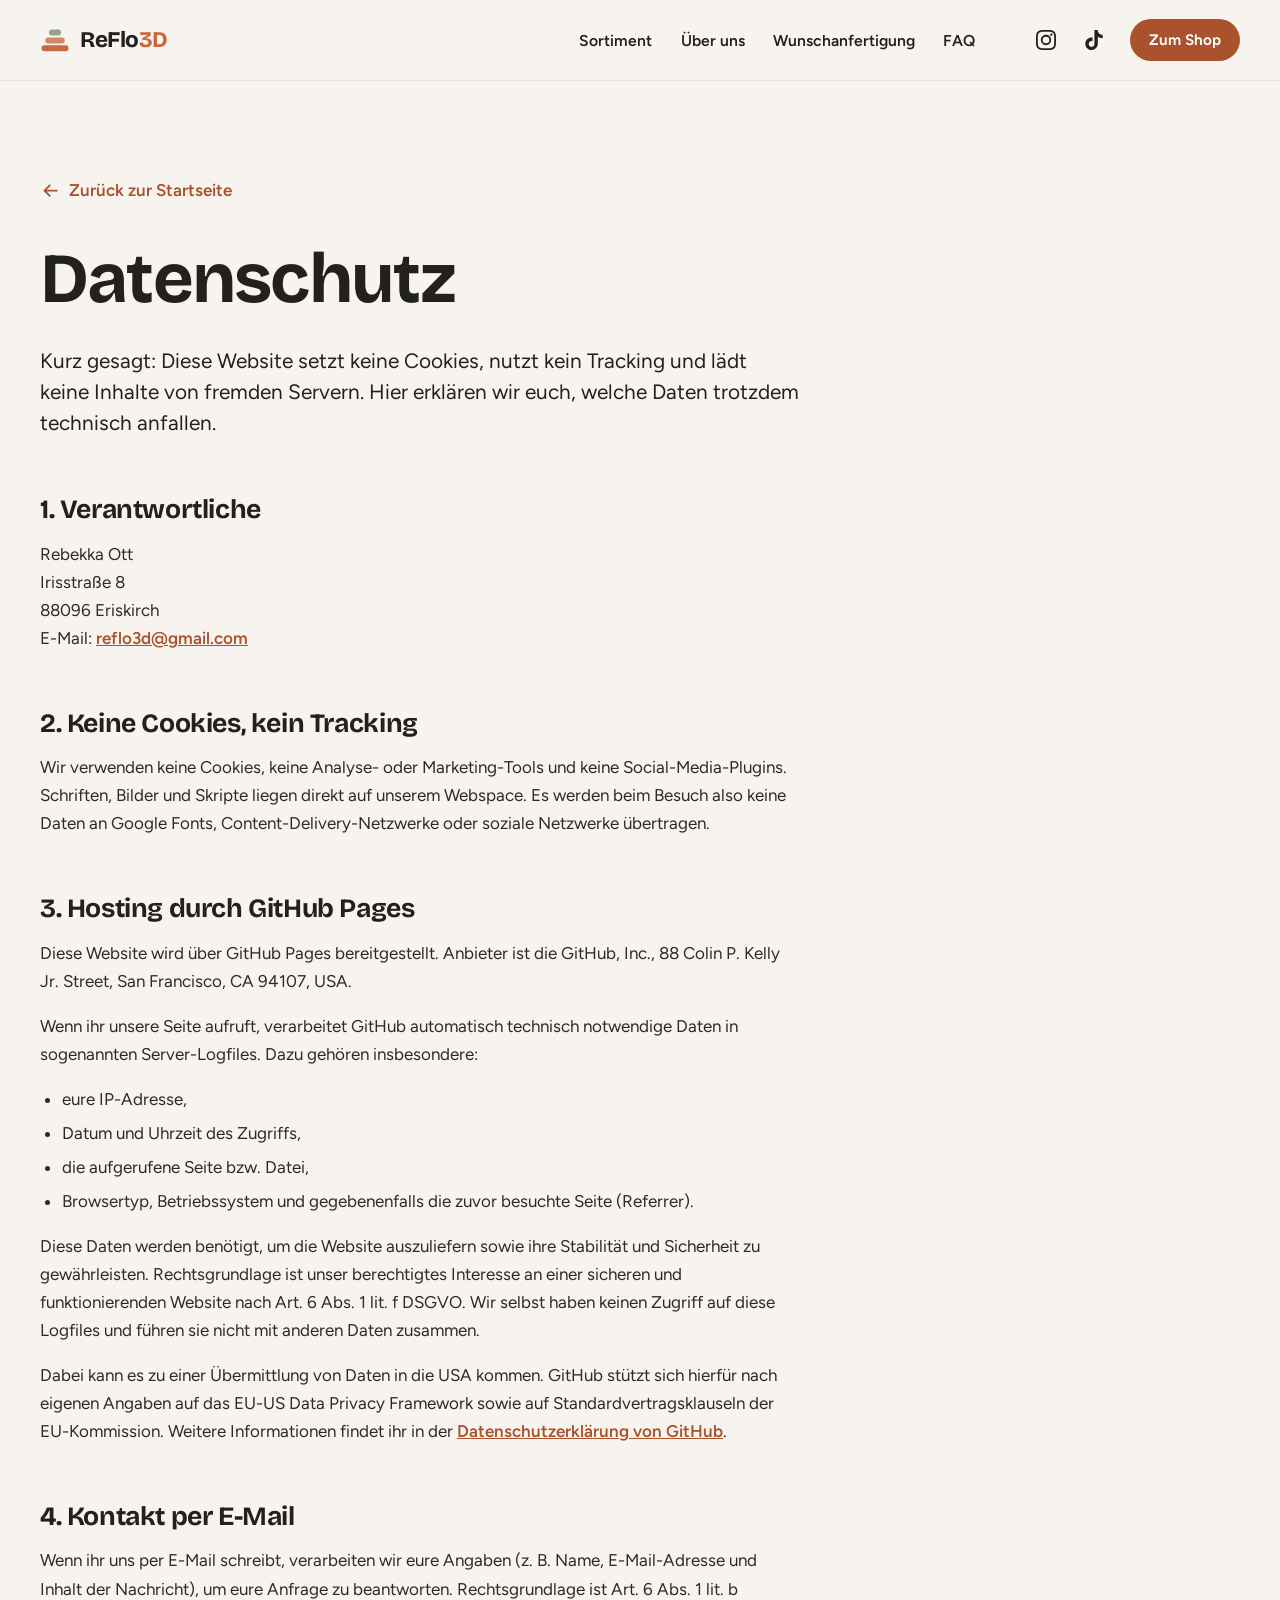
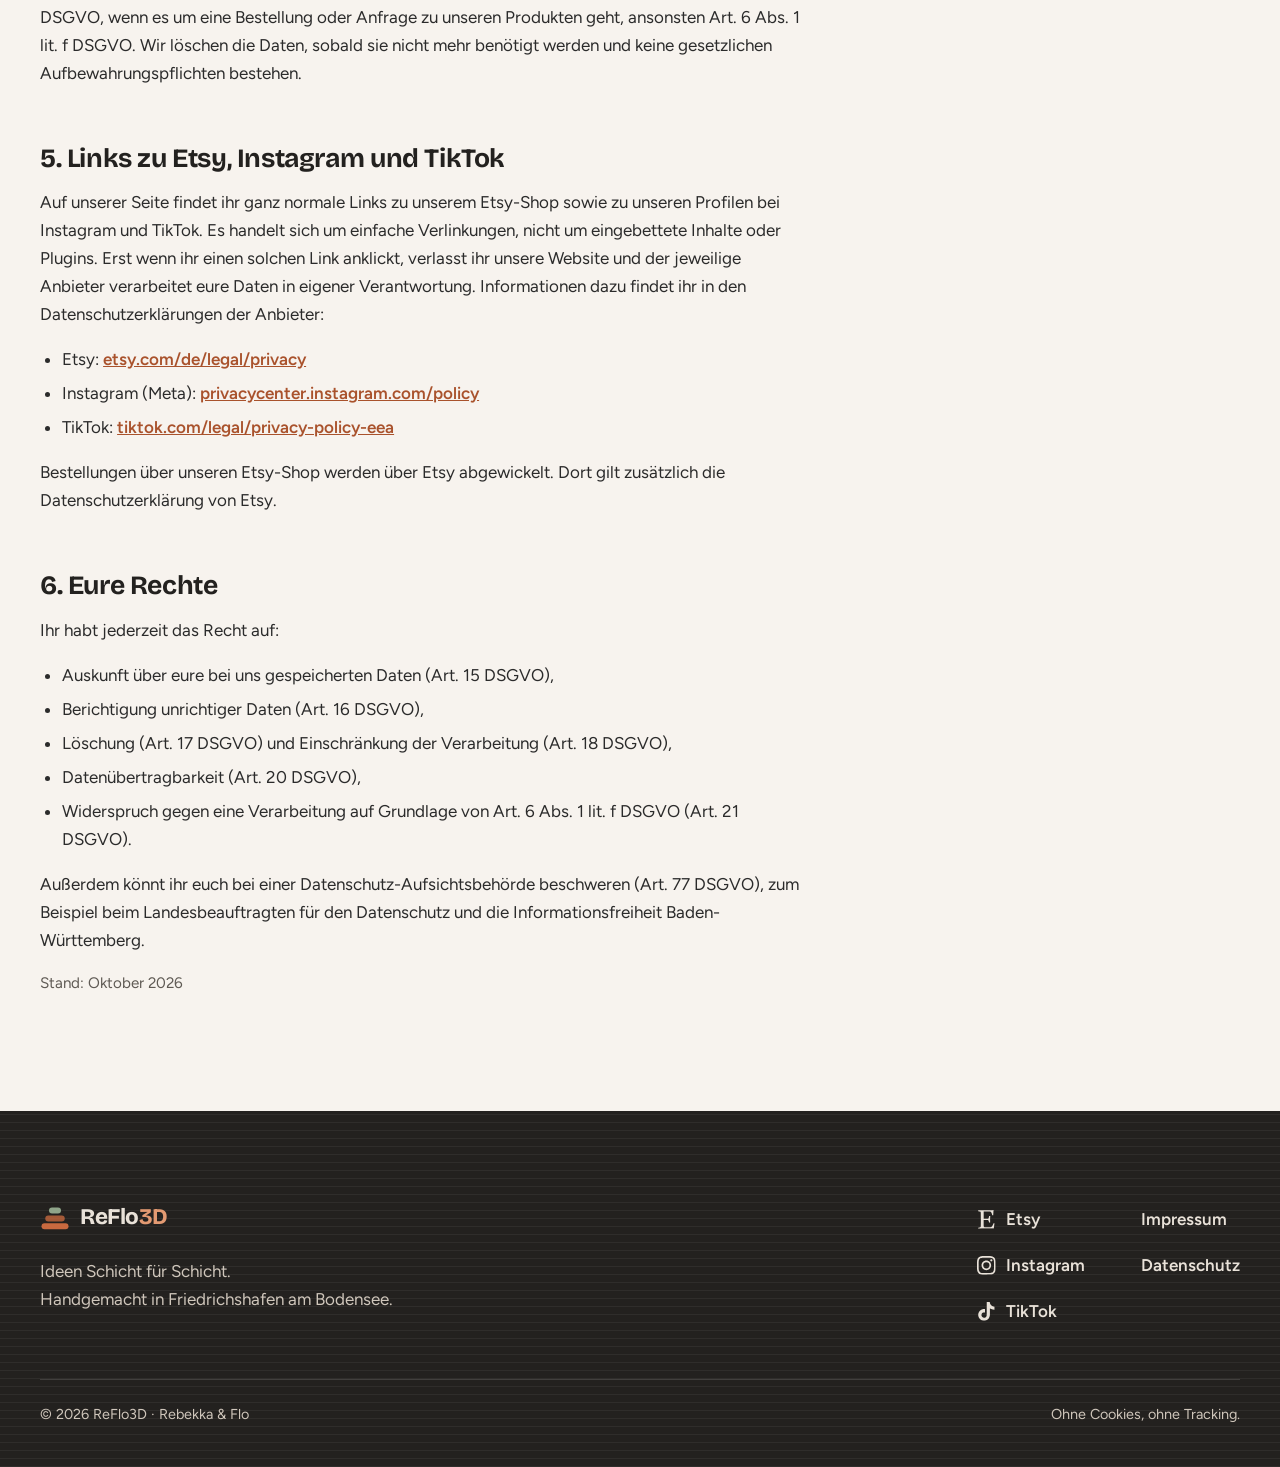
<file: datenschutz.html>
<!doctype html>
<html lang="de">
<head>
  <meta charset="utf-8">
  <meta name="viewport" content="width=device-width, initial-scale=1, viewport-fit=cover">
  <title>Datenschutz | ReFlo3D</title>
  <meta name="description" content="Datenschutzerklärung von ReFlo3D: keine Cookies, kein Tracking, Hosting über GitHub Pages.">
  <link rel="canonical" href="https://reflo3d.de/datenschutz.html">
  <meta name="theme-color" content="#23211F">
  <meta name="color-scheme" content="light dark">
  <link rel="icon" href="assets/img/favicon.svg" type="image/svg+xml">
  <link rel="icon" href="assets/img/favicon-32.png" type="image/png" sizes="32x32">
  <link rel="apple-touch-icon" href="assets/img/apple-touch-icon.png">
  <link rel="preload" href="assets/fonts/bricolage-grotesque-latin-wght.woff2" as="font" type="font/woff2" crossorigin>
  <link rel="stylesheet" href="assets/css/style.css">
  <script>document.documentElement.classList.add('js');</script>
  <script src="assets/js/main.js" defer></script>
</head>
<body class="legal-page">
  <svg width="0" height="0" class="sprite" aria-hidden="true" focusable="false">
    <symbol id="i-etsy" viewBox="0 0 24 24"><path fill="currentColor" d="M8.559 2.445c0-.325.033-.52.59-.52h7.465c1.3 0 2.02 1.11 2.54 3.193l.42 1.666h1.27c.23-4.728.43-6.784.43-6.784s-3.196.36-5.09.36H6.635L1.521.196v1.37l1.725.326c1.21.24 1.5.496 1.6 1.606 0 0 .11 3.27.11 8.64 0 5.385-.09 8.61-.09 8.61 0 .973-.39 1.333-1.59 1.573l-1.722.33V24l5.13-.165h8.55c1.935 0 6.39.165 6.39.165.105-1.17.75-6.48.855-7.064h-1.2l-1.284 2.91c-1.005 2.28-2.476 2.445-4.11 2.445h-4.906c-1.63 0-2.415-.64-2.415-2.05V12.8s3.62 0 4.79.096c.912.064 1.463.325 1.76 1.598l.39 1.695h1.41l-.09-4.278.192-4.305h-1.391l-.45 1.89c-.283 1.244-.48 1.47-1.754 1.6-1.666.17-4.815.14-4.815.14V2.45h-.05z"/></symbol>
    <symbol id="i-instagram" viewBox="0 0 24 24"><path fill="currentColor" d="M7.0301.084c-1.2768.0602-2.1487.264-2.911.5634-.7888.3075-1.4575.72-2.1228 1.3877-.6652.6677-1.075 1.3368-1.3802 2.127-.2954.7638-.4956 1.6365-.552 2.914-.0564 1.2775-.0689 1.6882-.0626 4.947.0062 3.2586.0206 3.6671.0825 4.9473.061 1.2765.264 2.1482.5635 2.9107.308.7889.72 1.4573 1.388 2.1228.6679.6655 1.3365 1.0743 2.1285 1.38.7632.295 1.6361.4961 2.9134.552 1.2773.056 1.6884.069 4.9462.0627 3.2578-.0062 3.668-.0207 4.9478-.0814 1.28-.0607 2.147-.2652 2.9098-.5633.7889-.3086 1.4578-.72 2.1228-1.3881.665-.6682 1.0745-1.3378 1.3795-2.1284.2957-.7632.4966-1.636.552-2.9124.056-1.2809.0692-1.6898.063-4.948-.0063-3.2583-.021-3.6668-.0817-4.9465-.0607-1.2797-.264-2.1487-.5633-2.9117-.3084-.7889-.72-1.4568-1.3876-2.1228C21.2982 1.33 20.628.9208 19.8378.6165 19.074.321 18.2017.1197 16.9244.0645 15.6471.0093 15.236-.005 11.977.0014 8.718.0076 8.31.0215 7.0301.0839m.1402 21.6932c-1.17-.0509-1.8053-.2453-2.2287-.408-.5606-.216-.96-.4771-1.3819-.895-.422-.4178-.6811-.8186-.9-1.378-.1644-.4234-.3624-1.058-.4171-2.228-.0595-1.2645-.072-1.6442-.079-4.848-.007-3.2037.0053-3.583.0607-4.848.05-1.169.2456-1.805.408-2.2282.216-.5613.4762-.96.895-1.3816.4188-.4217.8184-.6814 1.3783-.9003.423-.1651 1.0575-.3614 2.227-.4171 1.2655-.06 1.6447-.072 4.848-.079 3.2033-.007 3.5835.005 4.8495.0608 1.169.0508 1.8053.2445 2.228.408.5608.216.96.4754 1.3816.895.4217.4194.6816.8176.9005 1.3787.1653.4217.3617 1.056.4169 2.2263.0602 1.2655.0739 1.645.0796 4.848.0058 3.203-.0055 3.5834-.061 4.848-.051 1.17-.245 1.8055-.408 2.2294-.216.5604-.4763.96-.8954 1.3814-.419.4215-.8181.6811-1.3783.9-.4224.1649-1.0577.3617-2.2262.4174-1.2656.0595-1.6448.072-4.8493.079-3.2045.007-3.5825-.006-4.848-.0608M16.953 5.5864A1.44 1.44 0 1 0 18.39 4.144a1.44 1.44 0 0 0-1.437 1.4424M5.8385 12.012c.0067 3.4032 2.7706 6.1557 6.173 6.1493 3.4026-.0065 6.157-2.7701 6.1506-6.1733-.0065-3.4032-2.771-6.1565-6.174-6.1498-3.403.0067-6.156 2.771-6.1496 6.1738M8 12.0077a4 4 0 1 1 4.008 3.9921A3.9996 3.9996 0 0 1 8 12.0077"/></symbol>
    <symbol id="i-tiktok" viewBox="0 0 24 24"><path fill="currentColor" d="M12.525.02c1.31-.02 2.61-.01 3.91-.02.08 1.53.63 3.09 1.75 4.17 1.12 1.11 2.7 1.62 4.24 1.79v4.03c-1.44-.05-2.89-.35-4.2-.97-.57-.26-1.1-.59-1.62-.93-.01 2.92.01 5.84-.02 8.75-.08 1.4-.54 2.79-1.35 3.94-1.31 1.92-3.58 3.17-5.91 3.21-1.43.08-2.86-.31-4.08-1.03-2.02-1.19-3.44-3.37-3.65-5.71-.02-.5-.03-1-.01-1.49.18-1.9 1.12-3.72 2.58-4.96 1.66-1.44 3.98-2.13 6.15-1.72.02 1.48-.04 2.96-.04 4.44-.99-.32-2.15-.23-3.02.37-.63.41-1.11 1.04-1.36 1.75-.21.51-.15 1.07-.14 1.61.24 1.64 1.82 3.02 3.5 2.87 1.12-.01 2.19-.66 2.77-1.61.19-.33.4-.67.41-1.06.1-1.79.06-3.57.07-5.36.01-4.03-.01-8.05.02-12.07z"/></symbol>
    <symbol id="i-arrow" viewBox="0 0 24 24"><path fill="none" stroke="currentColor" stroke-width="2" stroke-linecap="round" stroke-linejoin="round" d="M5 12h14m-6-6 6 6-6 6"/></symbol>
    <symbol id="i-mark" viewBox="0 0 40 40"><rect x="2" y="27" width="36" height="8" rx="4" fill="#C8693F"/><rect x="7" y="16.5" width="26" height="8" rx="4" fill="#C8693F" opacity=".78"/><rect x="12" y="6" width="16" height="8" rx="4" fill="#8FA58A"/></symbol>
  </svg>

  <a class="skip-link" href="#inhalt">Zum Inhalt springen</a>

  <header class="site-header is-solid" data-header>
    <div class="container header-inner">
      <a class="brand" href="./" aria-label="ReFlo3D – zur Startseite">
        <svg class="brand-mark" width="32" height="32" aria-hidden="true" focusable="false"><use href="#i-mark"/></svg>
        <span class="brand-name">ReFlo<span>3D</span></span>
      </a>

      <nav class="nav" aria-label="Hauptnavigation">
        <ul class="nav-list">
          <li><a href="./#sortiment">Sortiment</a></li>
          <li><a href="./#ueber-uns">Über uns</a></li>
          <li><a href="./#wunschanfertigung">Wunschanfertigung</a></li>
          <li><a href="./#faq">FAQ</a></li>
        </ul>
      </nav>

      <div class="header-actions">
        <a class="header-social" href="https://www.instagram.com/reflo3d" target="_blank" rel="noopener noreferrer" aria-label="ReFlo3D auf Instagram">
          <svg class="icon" aria-hidden="true" focusable="false"><use href="#i-instagram"/></svg>
        </a>
        <a class="header-social" href="https://www.tiktok.com/@reflo3d" target="_blank" rel="noopener noreferrer" aria-label="ReFlo3D auf TikTok">
          <svg class="icon" aria-hidden="true" focusable="false"><use href="#i-tiktok"/></svg>
        </a>
        <a class="btn btn-primary btn-sm header-shop" href="https://www.etsy.com/de/shop/Reflo3d" target="_blank" rel="noopener noreferrer">Zum Shop</a>
        <button class="burger" type="button" aria-expanded="false" aria-controls="mobile-menu" aria-label="Menü öffnen" data-burger>
          <span class="burger-lines" aria-hidden="true"><span></span><span></span><span></span></span>
        </button>
      </div>
    </div>
  </header>

  <!-- Mobiles Vollbild-Menü -->
  <div class="mobile-menu" id="mobile-menu" role="dialog" aria-modal="true" aria-label="Menü" hidden data-menu>
    <nav class="mobile-menu-inner container" aria-label="Mobile Navigation">
      <ul class="mobile-menu-list">
        <li><a href="./#sortiment">Sortiment</a></li>
        <li><a href="./#ueber-uns">Über uns</a></li>
        <li><a href="./#wunschanfertigung">Wunschanfertigung</a></li>
        <li><a href="./#faq">FAQ</a></li>
        <li><a href="./#folgt-uns">Folgt uns</a></li>
      </ul>
      <a class="btn btn-primary btn-lg" href="https://www.etsy.com/de/shop/Reflo3d" target="_blank" rel="noopener noreferrer">
        <svg class="icon" aria-hidden="true" focusable="false"><use href="#i-etsy"/></svg>
        Zum Etsy-Shop
      </a>
      <div class="mobile-menu-social">
        <a class="icon-btn" href="https://www.instagram.com/reflo3d" target="_blank" rel="noopener noreferrer" aria-label="ReFlo3D auf Instagram">
          <svg class="icon" aria-hidden="true" focusable="false"><use href="#i-instagram"/></svg>
        </a>
        <a class="icon-btn" href="https://www.tiktok.com/@reflo3d" target="_blank" rel="noopener noreferrer" aria-label="ReFlo3D auf TikTok">
          <svg class="icon" aria-hidden="true" focusable="false"><use href="#i-tiktok"/></svg>
        </a>
      </div>
    </nav>
  </div>

  <main id="inhalt" class="legal theme-light">
    <div class="container">
      <article class="legal-inner" aria-labelledby="page-title">
        <p class="back-link"><a class="text-link" href="./"><svg class="icon" aria-hidden="true" focusable="false" style="transform:rotate(180deg)"><use href="#i-arrow"/></svg> Zurück zur Startseite</a></p>
        <h1 id="page-title">Datenschutz</h1>
        <p class="lead">Kurz gesagt: Diese Website setzt keine Cookies, nutzt kein Tracking und lädt keine Inhalte von fremden Servern. Hier erklären wir euch, welche Daten trotzdem technisch anfallen.</p>

        <h2>1. Verantwortliche</h2>
        <p>
          Rebekka Ott<br>
          Irisstraße 8<br>
          88096 Eriskirch<br>
          E-Mail: <a href="mailto:reflo3d@gmail.com">reflo3d@gmail.com</a>
        </p>

        <h2>2. Keine Cookies, kein Tracking</h2>
        <p>Wir verwenden keine Cookies, keine Analyse- oder Marketing-Tools und keine Social-Media-Plugins. Schriften, Bilder und Skripte liegen direkt auf unserem Webspace. Es werden beim Besuch also keine Daten an Google Fonts, Content-Delivery-Netzwerke oder soziale Netzwerke übertragen.</p>

        <h2>3. Hosting durch GitHub Pages</h2>
        <p>Diese Website wird über GitHub Pages bereitgestellt. Anbieter ist die GitHub, Inc., 88 Colin P. Kelly Jr. Street, San Francisco, CA 94107, USA.</p>
        <p>Wenn ihr unsere Seite aufruft, verarbeitet GitHub automatisch technisch notwendige Daten in sogenannten Server-Logfiles. Dazu gehören insbesondere:</p>
        <ul>
          <li>eure IP-Adresse,</li>
          <li>Datum und Uhrzeit des Zugriffs,</li>
          <li>die aufgerufene Seite bzw. Datei,</li>
          <li>Browsertyp, Betriebssystem und gegebenenfalls die zuvor besuchte Seite (Referrer).</li>
        </ul>
        <p>Diese Daten werden benötigt, um die Website auszuliefern sowie ihre Stabilität und Sicherheit zu gewährleisten. Rechtsgrundlage ist unser berechtigtes Interesse an einer sicheren und funktionierenden Website nach Art. 6 Abs. 1 lit. f DSGVO. Wir selbst haben keinen Zugriff auf diese Logfiles und führen sie nicht mit anderen Daten zusammen.</p>
        <p>Dabei kann es zu einer Übermittlung von Daten in die USA kommen. GitHub stützt sich hierfür nach eigenen Angaben auf das EU-US Data Privacy Framework sowie auf Standardvertragsklauseln der EU-Kommission. Weitere Informationen findet ihr in der <a href="https://docs.github.com/de/site-policy/privacy-policies/github-general-privacy-statement" target="_blank" rel="noopener noreferrer">Datenschutzerklärung von GitHub</a>.</p>

        <h2>4. Kontakt per E-Mail</h2>
        <p>Wenn ihr uns per E-Mail schreibt, verarbeiten wir eure Angaben (z.&nbsp;B. Name, E-Mail-Adresse und Inhalt der Nachricht), um eure Anfrage zu beantworten. Rechtsgrundlage ist Art. 6 Abs. 1 lit. b DSGVO, wenn es um eine Bestellung oder Anfrage zu unseren Produkten geht, ansonsten Art. 6 Abs. 1 lit. f DSGVO. Wir löschen die Daten, sobald sie nicht mehr benötigt werden und keine gesetzlichen Aufbewahrungspflichten bestehen.</p>

        <h2>5. Links zu Etsy, Instagram und TikTok</h2>
        <p>Auf unserer Seite findet ihr ganz normale Links zu unserem Etsy-Shop sowie zu unseren Profilen bei Instagram und TikTok. Es handelt sich um einfache Verlinkungen, nicht um eingebettete Inhalte oder Plugins. Erst wenn ihr einen solchen Link anklickt, verlasst ihr unsere Website und der jeweilige Anbieter verarbeitet eure Daten in eigener Verantwortung. Informationen dazu findet ihr in den Datenschutzerklärungen der Anbieter:</p>
        <ul>
          <li>Etsy: <a href="https://www.etsy.com/de/legal/privacy/" target="_blank" rel="noopener noreferrer">etsy.com/de/legal/privacy</a></li>
          <li>Instagram (Meta): <a href="https://privacycenter.instagram.com/policy" target="_blank" rel="noopener noreferrer">privacycenter.instagram.com/policy</a></li>
          <li>TikTok: <a href="https://www.tiktok.com/legal/privacy-policy-eea" target="_blank" rel="noopener noreferrer">tiktok.com/legal/privacy-policy-eea</a></li>
        </ul>
        <p>Bestellungen über unseren Etsy-Shop werden über Etsy abgewickelt. Dort gilt zusätzlich die Datenschutzerklärung von Etsy.</p>

        <h2>6. Eure Rechte</h2>
        <p>Ihr habt jederzeit das Recht auf:</p>
        <ul>
          <li>Auskunft über eure bei uns gespeicherten Daten (Art. 15 DSGVO),</li>
          <li>Berichtigung unrichtiger Daten (Art. 16 DSGVO),</li>
          <li>Löschung (Art. 17 DSGVO) und Einschränkung der Verarbeitung (Art. 18 DSGVO),</li>
          <li>Datenübertragbarkeit (Art. 20 DSGVO),</li>
          <li>Widerspruch gegen eine Verarbeitung auf Grundlage von Art. 6 Abs. 1 lit. f DSGVO (Art. 21 DSGVO).</li>
        </ul>
        <p>Außerdem könnt ihr euch bei einer Datenschutz-Aufsichtsbehörde beschweren (Art. 77 DSGVO), zum Beispiel beim Landesbeauftragten für den Datenschutz und die Informationsfreiheit Baden-Württemberg.</p>

        <p class="meta">Stand: Oktober 2026</p>

      </article>
    </div>
  </main>

  <!-- 10. Footer -->
  <footer class="site-footer theme-dark">
    <div class="container footer-inner">
      <div class="footer-brand">
        <a class="brand" href="./" aria-label="ReFlo3D – zur Startseite">
          <svg class="brand-mark" width="32" height="32" aria-hidden="true" focusable="false"><use href="#i-mark"/></svg>
          <span class="brand-name">ReFlo<span>3D</span></span>
        </a>
        <p class="footer-slogan">Ideen Schicht für Schicht.<br>Handgemacht in Friedrichshafen am Bodensee.</p>
      </div>
      <nav class="footer-nav" aria-label="Footer">
        <ul>
          <li><a href="https://www.etsy.com/de/shop/Reflo3d" target="_blank" rel="noopener noreferrer"><svg class="icon" aria-hidden="true" focusable="false"><use href="#i-etsy"/></svg>Etsy</a></li>
          <li><a href="https://www.instagram.com/reflo3d" target="_blank" rel="noopener noreferrer"><svg class="icon" aria-hidden="true" focusable="false"><use href="#i-instagram"/></svg>Instagram</a></li>
          <li><a href="https://www.tiktok.com/@reflo3d" target="_blank" rel="noopener noreferrer"><svg class="icon" aria-hidden="true" focusable="false"><use href="#i-tiktok"/></svg>TikTok</a></li>
        </ul>
        <ul>
          <li><a href="impressum.html">Impressum</a></li>
          <li><a href="datenschutz.html">Datenschutz</a></li>
        </ul>
      </nav>
    </div>
    <div class="container footer-bottom">
      <p>© <span data-year>2026</span> ReFlo3D · Rebekka &amp; Flo</p>
      <p>Ohne Cookies, ohne Tracking.</p>
    </div>
  </footer>
</body>
</html>
</file>
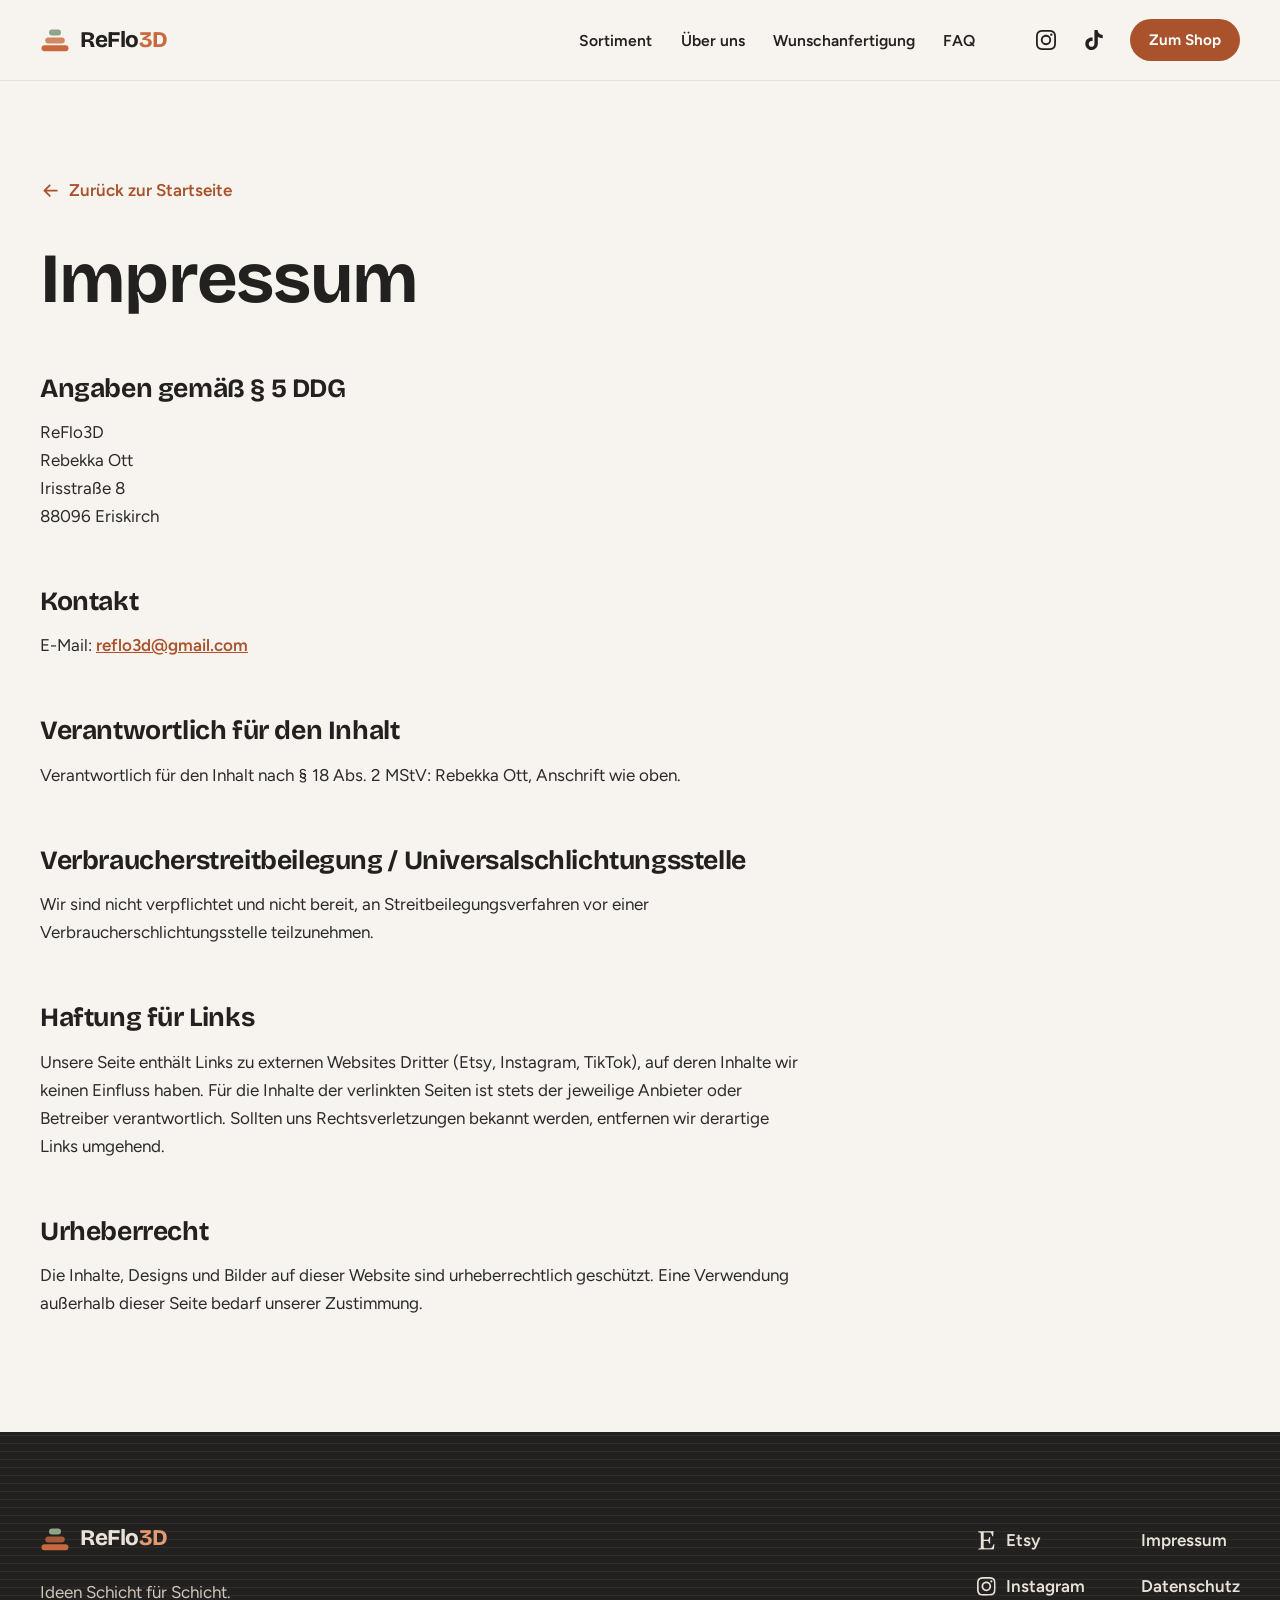
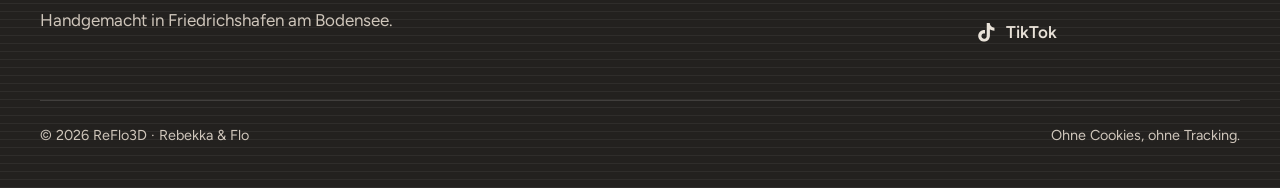
<file: impressum.html>
<!doctype html>
<html lang="de">
<head>
  <meta charset="utf-8">
  <meta name="viewport" content="width=device-width, initial-scale=1, viewport-fit=cover">
  <title>Impressum | ReFlo3D</title>
  <meta name="description" content="Impressum von ReFlo3D, dem 3D-Druck-Shop von Rebekka und Flo aus Friedrichshafen am Bodensee.">
  <link rel="canonical" href="https://reflo3d.de/impressum.html">
  <meta name="theme-color" content="#23211F">
  <meta name="color-scheme" content="light dark">
  <link rel="icon" href="assets/img/favicon.svg" type="image/svg+xml">
  <link rel="icon" href="assets/img/favicon-32.png" type="image/png" sizes="32x32">
  <link rel="apple-touch-icon" href="assets/img/apple-touch-icon.png">
  <link rel="preload" href="assets/fonts/bricolage-grotesque-latin-wght.woff2" as="font" type="font/woff2" crossorigin>
  <link rel="stylesheet" href="assets/css/style.css">
  <script>document.documentElement.classList.add('js');</script>
  <script src="assets/js/main.js" defer></script>
</head>
<body class="legal-page">
  <svg width="0" height="0" class="sprite" aria-hidden="true" focusable="false">
    <symbol id="i-etsy" viewBox="0 0 24 24"><path fill="currentColor" d="M8.559 2.445c0-.325.033-.52.59-.52h7.465c1.3 0 2.02 1.11 2.54 3.193l.42 1.666h1.27c.23-4.728.43-6.784.43-6.784s-3.196.36-5.09.36H6.635L1.521.196v1.37l1.725.326c1.21.24 1.5.496 1.6 1.606 0 0 .11 3.27.11 8.64 0 5.385-.09 8.61-.09 8.61 0 .973-.39 1.333-1.59 1.573l-1.722.33V24l5.13-.165h8.55c1.935 0 6.39.165 6.39.165.105-1.17.75-6.48.855-7.064h-1.2l-1.284 2.91c-1.005 2.28-2.476 2.445-4.11 2.445h-4.906c-1.63 0-2.415-.64-2.415-2.05V12.8s3.62 0 4.79.096c.912.064 1.463.325 1.76 1.598l.39 1.695h1.41l-.09-4.278.192-4.305h-1.391l-.45 1.89c-.283 1.244-.48 1.47-1.754 1.6-1.666.17-4.815.14-4.815.14V2.45h-.05z"/></symbol>
    <symbol id="i-instagram" viewBox="0 0 24 24"><path fill="currentColor" d="M7.0301.084c-1.2768.0602-2.1487.264-2.911.5634-.7888.3075-1.4575.72-2.1228 1.3877-.6652.6677-1.075 1.3368-1.3802 2.127-.2954.7638-.4956 1.6365-.552 2.914-.0564 1.2775-.0689 1.6882-.0626 4.947.0062 3.2586.0206 3.6671.0825 4.9473.061 1.2765.264 2.1482.5635 2.9107.308.7889.72 1.4573 1.388 2.1228.6679.6655 1.3365 1.0743 2.1285 1.38.7632.295 1.6361.4961 2.9134.552 1.2773.056 1.6884.069 4.9462.0627 3.2578-.0062 3.668-.0207 4.9478-.0814 1.28-.0607 2.147-.2652 2.9098-.5633.7889-.3086 1.4578-.72 2.1228-1.3881.665-.6682 1.0745-1.3378 1.3795-2.1284.2957-.7632.4966-1.636.552-2.9124.056-1.2809.0692-1.6898.063-4.948-.0063-3.2583-.021-3.6668-.0817-4.9465-.0607-1.2797-.264-2.1487-.5633-2.9117-.3084-.7889-.72-1.4568-1.3876-2.1228C21.2982 1.33 20.628.9208 19.8378.6165 19.074.321 18.2017.1197 16.9244.0645 15.6471.0093 15.236-.005 11.977.0014 8.718.0076 8.31.0215 7.0301.0839m.1402 21.6932c-1.17-.0509-1.8053-.2453-2.2287-.408-.5606-.216-.96-.4771-1.3819-.895-.422-.4178-.6811-.8186-.9-1.378-.1644-.4234-.3624-1.058-.4171-2.228-.0595-1.2645-.072-1.6442-.079-4.848-.007-3.2037.0053-3.583.0607-4.848.05-1.169.2456-1.805.408-2.2282.216-.5613.4762-.96.895-1.3816.4188-.4217.8184-.6814 1.3783-.9003.423-.1651 1.0575-.3614 2.227-.4171 1.2655-.06 1.6447-.072 4.848-.079 3.2033-.007 3.5835.005 4.8495.0608 1.169.0508 1.8053.2445 2.228.408.5608.216.96.4754 1.3816.895.4217.4194.6816.8176.9005 1.3787.1653.4217.3617 1.056.4169 2.2263.0602 1.2655.0739 1.645.0796 4.848.0058 3.203-.0055 3.5834-.061 4.848-.051 1.17-.245 1.8055-.408 2.2294-.216.5604-.4763.96-.8954 1.3814-.419.4215-.8181.6811-1.3783.9-.4224.1649-1.0577.3617-2.2262.4174-1.2656.0595-1.6448.072-4.8493.079-3.2045.007-3.5825-.006-4.848-.0608M16.953 5.5864A1.44 1.44 0 1 0 18.39 4.144a1.44 1.44 0 0 0-1.437 1.4424M5.8385 12.012c.0067 3.4032 2.7706 6.1557 6.173 6.1493 3.4026-.0065 6.157-2.7701 6.1506-6.1733-.0065-3.4032-2.771-6.1565-6.174-6.1498-3.403.0067-6.156 2.771-6.1496 6.1738M8 12.0077a4 4 0 1 1 4.008 3.9921A3.9996 3.9996 0 0 1 8 12.0077"/></symbol>
    <symbol id="i-tiktok" viewBox="0 0 24 24"><path fill="currentColor" d="M12.525.02c1.31-.02 2.61-.01 3.91-.02.08 1.53.63 3.09 1.75 4.17 1.12 1.11 2.7 1.62 4.24 1.79v4.03c-1.44-.05-2.89-.35-4.2-.97-.57-.26-1.1-.59-1.62-.93-.01 2.92.01 5.84-.02 8.75-.08 1.4-.54 2.79-1.35 3.94-1.31 1.92-3.58 3.17-5.91 3.21-1.43.08-2.86-.31-4.08-1.03-2.02-1.19-3.44-3.37-3.65-5.71-.02-.5-.03-1-.01-1.49.18-1.9 1.12-3.72 2.58-4.96 1.66-1.44 3.98-2.13 6.15-1.72.02 1.48-.04 2.96-.04 4.44-.99-.32-2.15-.23-3.02.37-.63.41-1.11 1.04-1.36 1.75-.21.51-.15 1.07-.14 1.61.24 1.64 1.82 3.02 3.5 2.87 1.12-.01 2.19-.66 2.77-1.61.19-.33.4-.67.41-1.06.1-1.79.06-3.57.07-5.36.01-4.03-.01-8.05.02-12.07z"/></symbol>
    <symbol id="i-arrow" viewBox="0 0 24 24"><path fill="none" stroke="currentColor" stroke-width="2" stroke-linecap="round" stroke-linejoin="round" d="M5 12h14m-6-6 6 6-6 6"/></symbol>
    <symbol id="i-mark" viewBox="0 0 40 40"><rect x="2" y="27" width="36" height="8" rx="4" fill="#C8693F"/><rect x="7" y="16.5" width="26" height="8" rx="4" fill="#C8693F" opacity=".78"/><rect x="12" y="6" width="16" height="8" rx="4" fill="#8FA58A"/></symbol>
  </svg>

  <a class="skip-link" href="#inhalt">Zum Inhalt springen</a>

  <header class="site-header is-solid" data-header>
    <div class="container header-inner">
      <a class="brand" href="./" aria-label="ReFlo3D – zur Startseite">
        <svg class="brand-mark" width="32" height="32" aria-hidden="true" focusable="false"><use href="#i-mark"/></svg>
        <span class="brand-name">ReFlo<span>3D</span></span>
      </a>

      <nav class="nav" aria-label="Hauptnavigation">
        <ul class="nav-list">
          <li><a href="./#sortiment">Sortiment</a></li>
          <li><a href="./#ueber-uns">Über uns</a></li>
          <li><a href="./#wunschanfertigung">Wunschanfertigung</a></li>
          <li><a href="./#faq">FAQ</a></li>
        </ul>
      </nav>

      <div class="header-actions">
        <a class="header-social" href="https://www.instagram.com/reflo3d" target="_blank" rel="noopener noreferrer" aria-label="ReFlo3D auf Instagram">
          <svg class="icon" aria-hidden="true" focusable="false"><use href="#i-instagram"/></svg>
        </a>
        <a class="header-social" href="https://www.tiktok.com/@reflo3d" target="_blank" rel="noopener noreferrer" aria-label="ReFlo3D auf TikTok">
          <svg class="icon" aria-hidden="true" focusable="false"><use href="#i-tiktok"/></svg>
        </a>
        <a class="btn btn-primary btn-sm header-shop" href="https://www.etsy.com/de/shop/Reflo3d" target="_blank" rel="noopener noreferrer">Zum Shop</a>
        <button class="burger" type="button" aria-expanded="false" aria-controls="mobile-menu" aria-label="Menü öffnen" data-burger>
          <span class="burger-lines" aria-hidden="true"><span></span><span></span><span></span></span>
        </button>
      </div>
    </div>
  </header>

  <!-- Mobiles Vollbild-Menü -->
  <div class="mobile-menu" id="mobile-menu" role="dialog" aria-modal="true" aria-label="Menü" hidden data-menu>
    <nav class="mobile-menu-inner container" aria-label="Mobile Navigation">
      <ul class="mobile-menu-list">
        <li><a href="./#sortiment">Sortiment</a></li>
        <li><a href="./#ueber-uns">Über uns</a></li>
        <li><a href="./#wunschanfertigung">Wunschanfertigung</a></li>
        <li><a href="./#faq">FAQ</a></li>
        <li><a href="./#folgt-uns">Folgt uns</a></li>
      </ul>
      <a class="btn btn-primary btn-lg" href="https://www.etsy.com/de/shop/Reflo3d" target="_blank" rel="noopener noreferrer">
        <svg class="icon" aria-hidden="true" focusable="false"><use href="#i-etsy"/></svg>
        Zum Etsy-Shop
      </a>
      <div class="mobile-menu-social">
        <a class="icon-btn" href="https://www.instagram.com/reflo3d" target="_blank" rel="noopener noreferrer" aria-label="ReFlo3D auf Instagram">
          <svg class="icon" aria-hidden="true" focusable="false"><use href="#i-instagram"/></svg>
        </a>
        <a class="icon-btn" href="https://www.tiktok.com/@reflo3d" target="_blank" rel="noopener noreferrer" aria-label="ReFlo3D auf TikTok">
          <svg class="icon" aria-hidden="true" focusable="false"><use href="#i-tiktok"/></svg>
        </a>
      </div>
    </nav>
  </div>

  <main id="inhalt" class="legal theme-light">
    <div class="container">
      <article class="legal-inner" aria-labelledby="page-title">
        <p class="back-link"><a class="text-link" href="./"><svg class="icon" aria-hidden="true" focusable="false" style="transform:rotate(180deg)"><use href="#i-arrow"/></svg> Zurück zur Startseite</a></p>
        <h1 id="page-title">Impressum</h1>

        <h2>Angaben gemäß § 5 DDG</h2>
        <p>
          ReFlo3D<br>
          Rebekka Ott<br>
          Irisstraße 8<br>
          88096 Eriskirch
        </p>

        <h2>Kontakt</h2>
        <p>
          E-Mail: <a href="mailto:reflo3d@gmail.com">reflo3d@gmail.com</a>
        </p>

        <h2>Verantwortlich für den Inhalt</h2>
        <p>Verantwortlich für den Inhalt nach § 18 Abs. 2 MStV: Rebekka Ott, Anschrift wie oben.</p>

        <h2>Verbraucherstreitbeilegung / Universalschlichtungsstelle</h2>
        <p>Wir sind nicht verpflichtet und nicht bereit, an Streitbeilegungsverfahren vor einer Verbraucherschlichtungsstelle teilzunehmen.</p>

        <h2>Haftung für Links</h2>
        <p>Unsere Seite enthält Links zu externen Websites Dritter (Etsy, Instagram, TikTok), auf deren Inhalte wir keinen Einfluss haben. Für die Inhalte der verlinkten Seiten ist stets der jeweilige Anbieter oder Betreiber verantwortlich. Sollten uns Rechtsverletzungen bekannt werden, entfernen wir derartige Links umgehend.</p>

        <h2>Urheberrecht</h2>
        <p>Die Inhalte, Designs und Bilder auf dieser Website sind urheberrechtlich geschützt. Eine Verwendung außerhalb dieser Seite bedarf unserer Zustimmung.</p>

      </article>
    </div>
  </main>

  <!-- 10. Footer -->
  <footer class="site-footer theme-dark">
    <div class="container footer-inner">
      <div class="footer-brand">
        <a class="brand" href="./" aria-label="ReFlo3D – zur Startseite">
          <svg class="brand-mark" width="32" height="32" aria-hidden="true" focusable="false"><use href="#i-mark"/></svg>
          <span class="brand-name">ReFlo<span>3D</span></span>
        </a>
        <p class="footer-slogan">Ideen Schicht für Schicht.<br>Handgemacht in Friedrichshafen am Bodensee.</p>
      </div>
      <nav class="footer-nav" aria-label="Footer">
        <ul>
          <li><a href="https://www.etsy.com/de/shop/Reflo3d" target="_blank" rel="noopener noreferrer"><svg class="icon" aria-hidden="true" focusable="false"><use href="#i-etsy"/></svg>Etsy</a></li>
          <li><a href="https://www.instagram.com/reflo3d" target="_blank" rel="noopener noreferrer"><svg class="icon" aria-hidden="true" focusable="false"><use href="#i-instagram"/></svg>Instagram</a></li>
          <li><a href="https://www.tiktok.com/@reflo3d" target="_blank" rel="noopener noreferrer"><svg class="icon" aria-hidden="true" focusable="false"><use href="#i-tiktok"/></svg>TikTok</a></li>
        </ul>
        <ul>
          <li><a href="impressum.html">Impressum</a></li>
          <li><a href="datenschutz.html">Datenschutz</a></li>
        </ul>
      </nav>
    </div>
    <div class="container footer-bottom">
      <p>© <span data-year>2026</span> ReFlo3D · Rebekka &amp; Flo</p>
      <p>Ohne Cookies, ohne Tracking.</p>
    </div>
  </footer>
</body>
</html>
</file>
<file: assets/css/style.css>
/* =========================================================
   ReFlo3D – Ideen Schicht für Schicht
   Reines CSS, mobile first. Schriften lokal (DSGVO).
   ========================================================= */

/* ---------- Schriften ---------- */
@font-face {
  font-family: "Bricolage Grotesque";
  src: url("../fonts/bricolage-grotesque-latin-wght.woff2") format("woff2");
  font-weight: 200 800;
  font-style: normal;
  font-display: swap;
}
@font-face {
  font-family: "Figtree";
  src: url("../fonts/figtree-latin-wght.woff2") format("woff2");
  font-weight: 300 900;
  font-style: normal;
  font-display: swap;
}
@font-face {
  font-family: "Figtree";
  src: url("../fonts/figtree-latin-wght-italic.woff2") format("woff2");
  font-weight: 300 900;
  font-style: italic;
  font-display: swap;
}

/* ---------- Design-Tokens ---------- */
:root {
  /* Markenfarben */
  --c-dark: #23211F;          /* Anthrazit: Hero, Video-Bereich, Footer */
  --c-cream: #F7F3EE;         /* Creme: Inhaltsbereiche */
  --c-text: #2B2B2B;          /* Fließtext */
  --c-accent: #C8693F;        /* Terrakotta */
  --c-sage: #8FA58A;          /* Salbei */

  /* Abgeleitete Töne (WCAG AA geprüft) */
  --c-accent-strong: #A9522C; /* Buttons/Links auf hell: 4,8:1 auf Creme, 5,3:1 mit weißem Text */
  --c-accent-hover: #8F4323;
  --c-accent-soft: #E39A72;   /* Akzent-Text auf dunkel: 6:1 */
  --c-sage-strong: #566C52;   /* Salbei-Text auf hell */
  --c-cream-alt: #EFE8DF;
  --c-dark-deep: #1A1917;

  /* Typografie */
  --font-head: "Bricolage Grotesque", "Avenir Next", "Segoe UI", system-ui, sans-serif;
  --font-body: "Figtree", "Segoe UI", system-ui, -apple-system, sans-serif;
  --fs-body: clamp(1rem, 0.96rem + 0.2vw, 1.0625rem);
  --fs-lead: clamp(1.125rem, 1.05rem + 0.4vw, 1.3rem);
  --fs-h2: clamp(2.1rem, 1.5rem + 3vw, 3.6rem);
  --fs-h1: clamp(3.4rem, 1.6rem + 9vw, 8.25rem);

  /* Layout */
  --container: 1200px;
  --gutter: clamp(16px, 4vw, 40px);
  --section-y: clamp(72px, 9vw, 136px);
  --radius-s: 12px;
  --radius-m: 20px;
  --radius-l: 32px;
  --header-h: 68px;
  --actionbar-h: 64px;

  --ease-out: cubic-bezier(.22, 1, .36, 1);
  --shadow-card: 0 1px 2px rgba(35, 33, 31, .06), 0 18px 48px -18px rgba(35, 33, 31, .28);

  /* Schichtlinien-Muster (Markenelement) */
  --layers-light: repeating-linear-gradient(0deg, rgba(255, 255, 255, .055) 0 1px, transparent 1px 8px);
  --layers-accent: repeating-linear-gradient(0deg, rgba(200, 105, 63, .16) 0 1px, transparent 1px 9px);

  /* Thema „hell“ als Standard */
  --bg: var(--c-cream);
  --fg: var(--c-text);
  --heading: var(--c-dark);
  --muted: #5F5A54;
  --accent-text: var(--c-accent-strong);
  --card: #FFFDFA;
  --border: rgba(43, 43, 43, .12);
  --focus: var(--c-accent-strong);
  --chip-bg: rgba(143, 165, 138, .2);
  --chip-icon: var(--c-sage-strong);

  color-scheme: light dark;
}

/* Abschnittsthemen: setzen die semantischen Variablen neu */
.theme-light { --bg: var(--c-cream); }
.theme-light-alt { --bg: var(--c-cream-alt); --accent-text: #9A4A27; } /* 5,1:1 auf Creme-Alt */
.theme-dark {
  --bg: var(--c-dark);
  --fg: #E9E2D9;
  --heading: var(--c-cream);
  --muted: #CFC6BB;
  --accent-text: var(--c-accent-soft);
  --card: #2D2A27;
  --border: rgba(247, 243, 238, .14);
  --focus: var(--c-accent-soft);
  --chip-bg: rgba(143, 165, 138, .18);
  --chip-icon: var(--c-sage);
}
.theme-light, .theme-light-alt, .theme-dark { background-color: var(--bg); color: var(--fg); }

/* Dark Mode: helle Bereiche werden warm-dunkel, dunkle noch etwas tiefer */
@media (prefers-color-scheme: dark) {
  :root, .theme-light, .theme-light-alt {
    --bg: #1F1D1B;
    --fg: #E6DFD6;
    --heading: #F7F3EE;
    --muted: #BDB3A8;
    --accent-text: var(--c-accent-soft);
    --card: #2A2724;
    --border: rgba(247, 243, 238, .12);
    --focus: var(--c-accent-soft);
    --chip-bg: rgba(143, 165, 138, .18);
    --chip-icon: var(--c-sage);
  }
  .theme-light-alt { --bg: #282522; }
  .theme-dark { --bg: #151413; --card: #262321; }
}

/* ---------- Basis ---------- */
*, *::before, *::after { box-sizing: border-box; }

html {
  -webkit-text-size-adjust: 100%;
  text-size-adjust: 100%;
  scroll-padding-top: calc(var(--header-h) + 12px);
}
@media (prefers-reduced-motion: no-preference) {
  html { scroll-behavior: smooth; }
}

body {
  margin: 0;
  font-family: var(--font-body);
  font-size: var(--fs-body);
  line-height: 1.65;
  background: var(--bg);
  color: var(--fg);
  -webkit-font-smoothing: antialiased;
  -moz-osx-font-smoothing: grayscale;
  text-rendering: optimizeLegibility;
}
body.is-locked { overflow: hidden; }

img, video, svg { display: block; max-width: 100%; }
img, video { height: auto; }
a { color: inherit; }
p { margin: 0 0 1em; }
p:last-child { margin-bottom: 0; }
ul, ol { margin: 0; padding: 0; list-style: none; }
figure { margin: 0; }
h1, h2, h3 {
  font-family: var(--font-head);
  color: var(--heading);
  font-weight: 700;
  line-height: 1.04;
  letter-spacing: -0.025em;
  margin: 0 0 .5em;
  text-wrap: balance;
}
strong { font-weight: 700; }

.sprite { position: absolute; width: 0; height: 0; overflow: hidden; }
.icon { width: 1.25em; height: 1.25em; flex: none; }

.sr-only {
  position: absolute !important; width: 1px; height: 1px; padding: 0; margin: -1px;
  overflow: hidden; clip: rect(0 0 0 0); white-space: nowrap; border: 0;
}

/* Sichtbarer Fokus-Rahmen */
:focus-visible {
  outline: 3px solid var(--focus);
  outline-offset: 3px;
  border-radius: 6px;
}
.btn:focus-visible, .icon-btn:focus-visible { border-radius: 999px; }

.skip-link {
  position: fixed; left: 16px; top: 12px; z-index: 200;
  transform: translateY(-200%);
  background: var(--c-dark); color: var(--c-cream);
  padding: .75em 1.25em; border-radius: 999px; font-weight: 700; text-decoration: none;
  transition: transform .2s;
}
.skip-link:focus { transform: none; }

.container {
  width: 100%;
  max-width: calc(var(--container) + 2 * var(--gutter));
  margin-inline: auto;
  padding-inline: var(--gutter);
}
.section { padding-block: var(--section-y); position: relative; }
.center { text-align: center; }

/* ---------- Typo-Bausteine ---------- */
.eyebrow, .overline {
  font-size: .8rem;
  font-weight: 700;
  letter-spacing: .16em;
  text-transform: uppercase;
  color: var(--accent-text);
  margin-bottom: 1rem;
  display: inline-flex;
  align-items: center;
  gap: .7em;
}
.eyebrow::before {
  content: "";
  width: 28px; height: 6px;
  background: repeating-linear-gradient(0deg, currentColor 0 1.5px, transparent 1.5px 3px);
  border-radius: 1px;
}
.section-title { font-size: var(--fs-h2); }
.section-head { max-width: 720px; margin-bottom: clamp(40px, 6vw, 72px); }
.section-head-center { margin-inline: auto; text-align: center; }
.section-intro {
  font-family: var(--font-head);
  font-size: clamp(1.6rem, 1.2rem + 2vw, 2.6rem);
  font-weight: 600;
  line-height: 1.15;
  letter-spacing: -0.02em;
  color: var(--heading);
  text-wrap: balance;
}
.lead { font-size: var(--fs-lead); line-height: 1.5; color: var(--heading); }

.quote {
  font-style: italic;
  font-size: clamp(1.1rem, 1rem + .5vw, 1.3rem);
  line-height: 1.45;
  color: var(--accent-text);
  margin-bottom: 1.1em;
  padding-left: 1rem;
  border-left: 3px solid currentColor;
}

/* ---------- Buttons ---------- */
.btn {
  --btn-bg: transparent;
  --btn-fg: inherit;
  --btn-border: transparent;
  display: inline-flex;
  align-items: center;
  justify-content: center;
  gap: .6em;
  min-height: 48px;
  padding: .8em 1.45em;
  border: 1.5px solid var(--btn-border);
  border-radius: 999px;
  background: var(--btn-bg);
  color: var(--btn-fg);
  font: 650 1rem/1.2 var(--font-body);
  letter-spacing: .005em;
  text-decoration: none;
  cursor: pointer;
  transition: background-color .25s, border-color .25s, color .25s, transform .35s var(--ease-out), box-shadow .35s var(--ease-out);
  -webkit-tap-highlight-color: transparent;
}
.btn .icon { width: 1.15em; height: 1.15em; }
.btn-sm { min-height: 42px; padding: .6em 1.15em; font-size: .95rem; }
.btn-lg { min-height: 54px; padding: .95em 1.7em; font-size: 1.05rem; }

.btn-primary { --btn-bg: var(--c-accent-strong); --btn-fg: #fff; }
.btn-primary:hover { --btn-bg: var(--c-accent-hover); }

.btn-ghost { --btn-fg: var(--c-cream); --btn-border: rgba(247, 243, 238, .55); backdrop-filter: blur(6px); -webkit-backdrop-filter: blur(6px); background: rgba(247, 243, 238, .06); }
.btn-ghost:hover { background: rgba(247, 243, 238, .16); --btn-border: var(--c-cream); }

.btn-outline { --btn-fg: var(--heading); --btn-border: currentColor; }
.btn-outline:hover { --btn-bg: var(--heading); --btn-fg: var(--bg); --btn-border: var(--heading); }

@media (hover: hover) {
  .btn:hover { transform: translateY(-2px); box-shadow: 0 12px 24px -12px rgba(35, 33, 31, .55); }
  .btn:active { transform: translateY(0); }
}

.btn-row { display: flex; flex-wrap: wrap; gap: 12px; }

.icon-btn {
  display: inline-grid; place-items: center;
  width: 48px; height: 48px; flex: none;
  border-radius: 999px;
  border: 1.5px solid rgba(247, 243, 238, .3);
  color: var(--c-cream);
  transition: background-color .25s, border-color .25s, transform .3s var(--ease-out);
}
.icon-btn:hover { background: rgba(247, 243, 238, .12); border-color: var(--c-cream); }

.text-link {
  display: inline-flex; align-items: center; gap: .45em;
  font-weight: 700; color: var(--accent-text);
  text-decoration: none;
  padding-block: .4em;
  background: linear-gradient(currentColor, currentColor) 0 100% / 0 2px no-repeat;
  transition: background-size .4s var(--ease-out);
}
.text-link .icon { transition: transform .35s var(--ease-out); }
.text-link:hover { background-size: 100% 2px; }
.text-link:hover .icon { transform: translateX(4px); }

/* ---------- 1. Header ---------- */
.site-header {
  position: fixed; inset: 0 0 auto; z-index: 100;
  height: var(--header-h);
  color: var(--c-cream);
  transition: background-color .35s, box-shadow .35s, color .35s, backdrop-filter .35s;
}
.header-inner { height: 100%; display: flex; align-items: center; justify-content: space-between; gap: 24px; }
.site-header.is-scrolled,
.site-header.is-solid {
  background: rgba(247, 243, 238, .82);
  color: var(--c-dark);
  -webkit-backdrop-filter: saturate(160%) blur(14px);
  backdrop-filter: saturate(160%) blur(14px);
  box-shadow: 0 1px 0 rgba(35, 33, 31, .08);
  --focus: var(--c-accent-strong);
}
.site-header:not(.is-scrolled):not(.is-solid) { --focus: var(--c-accent-soft); }
@media (prefers-color-scheme: dark) {
  .site-header.is-scrolled, .site-header.is-solid { background: rgba(26, 25, 23, .8); color: var(--c-cream); box-shadow: 0 1px 0 rgba(247, 243, 238, .08); --focus: var(--c-accent-soft); }
}
/* Menü offen: Header immer hell auf dunklem Overlay */
.menu-open .site-header { background: transparent; box-shadow: none; color: var(--c-cream); backdrop-filter: none; -webkit-backdrop-filter: none; --focus: var(--c-accent-soft); }

.brand {
  display: inline-flex; align-items: center; gap: 10px;
  text-decoration: none; color: inherit;
  font-family: var(--font-head); font-weight: 750; font-size: 1.4rem; letter-spacing: -0.02em;
}
.brand-mark { width: 30px; height: 30px; }
.brand-name span { color: var(--c-accent); }
.site-header:not(.is-scrolled):not(.is-solid) .brand-name span,
.theme-dark .brand-name span { color: var(--c-accent-soft); }

.nav { display: none; }
.nav-list { display: flex; gap: clamp(16px, 2.2vw, 32px); }
.nav-list a {
  position: relative;
  text-decoration: none; font-weight: 600; font-size: .98rem;
  padding: .5em 0;
}
.nav-list a::after {
  content: ""; position: absolute; left: 0; right: 0; bottom: .15em; height: 2px;
  background: currentColor; transform: scaleX(0); transform-origin: left;
  transition: transform .35s var(--ease-out);
}
.nav-list a:hover::after { transform: scaleX(1); }

.burger {
  display: inline-grid; place-items: center;
  width: 48px; height: 48px; margin-right: -8px;
  background: none; border: 0; border-radius: 999px; color: inherit; cursor: pointer;
}
.burger-lines { position: relative; width: 24px; height: 16px; display: block; }
.burger-lines span {
  position: absolute; left: 0; width: 100%; height: 2px; border-radius: 2px; background: currentColor;
  transition: transform .35s var(--ease-out), opacity .2s, top .35s var(--ease-out);
}
.burger-lines span:nth-child(1) { top: 0; }
.burger-lines span:nth-child(2) { top: 7px; width: 70%; }
.burger-lines span:nth-child(3) { top: 14px; }
.burger[aria-expanded="true"] .burger-lines span:nth-child(1) { top: 7px; transform: rotate(45deg); }
.burger[aria-expanded="true"] .burger-lines span:nth-child(2) { opacity: 0; }
.burger[aria-expanded="true"] .burger-lines span:nth-child(3) { top: 7px; transform: rotate(-45deg); }

/* Instagram/TikTok im Header: Farbe folgt dem Header-Zustand (hell über dem Hero, dunkel beim Scrollen) */
.header-actions { display: flex; align-items: center; gap: 4px; }
.header-social {
  display: inline-grid; place-items: center;
  width: 44px; height: 44px; flex: none;
  border-radius: 999px;
  color: inherit;
  transition: background-color .25s, transform .3s var(--ease-out);
}
.header-social .icon { width: 20px; height: 20px; }
.header-social:hover { background: rgba(127, 120, 112, .18); transform: translateY(-1px); }
.header-social:focus-visible { border-radius: 999px; }
.header-shop { display: none; }
.menu-open .header-social { visibility: hidden; }

@media (min-width: 900px) {
  :root { --header-h: 80px; }
  .nav { display: flex; align-items: center; margin-left: auto; margin-right: clamp(12px, 2vw, 28px); }
  .burger { display: none; }
  .header-shop { display: inline-flex; margin-left: 10px; }
}

/* Mobiles Vollbild-Menü */
.mobile-menu {
  position: fixed; inset: 0; z-index: 90;
  background: var(--c-dark) var(--layers-light);
  color: var(--c-cream);
  --focus: var(--c-accent-soft);
  display: flex;
  padding-top: calc(var(--header-h) + 24px);
  padding-bottom: calc(32px + env(safe-area-inset-bottom));
  overflow-y: auto;
  opacity: 0;
  transition: opacity .35s var(--ease-out);
}
.mobile-menu[hidden] { display: none; }
.mobile-menu.is-open { opacity: 1; }
.mobile-menu-inner { display: flex; flex-direction: column; gap: 32px; }
.mobile-menu-list a {
  display: block;
  font-family: var(--font-head); font-weight: 700;
  font-size: clamp(2rem, 9vw, 2.75rem); line-height: 1.15; letter-spacing: -0.02em;
  text-decoration: none; padding-block: .18em;
  opacity: 0; transform: translateY(16px);
  transition: opacity .45s var(--ease-out), transform .45s var(--ease-out), color .2s;
}
.mobile-menu-list a:hover { color: var(--c-accent-soft); }
.mobile-menu.is-open .mobile-menu-list a { opacity: 1; transform: none; }
.mobile-menu.is-open .mobile-menu-list li:nth-child(2) a { transition-delay: .04s; }
.mobile-menu.is-open .mobile-menu-list li:nth-child(3) a { transition-delay: .08s; }
.mobile-menu.is-open .mobile-menu-list li:nth-child(4) a { transition-delay: .12s; }
.mobile-menu.is-open .mobile-menu-list li:nth-child(5) a { transition-delay: .16s; }
.mobile-menu .btn { align-self: flex-start; }
.mobile-menu-social { display: flex; gap: 12px; margin-top: auto; }
@media (min-width: 900px) { .mobile-menu { display: none !important; } }

/* ---------- 2. Hero ---------- */
.hero {
  position: relative;
  isolation: isolate;
  overflow: hidden;
  min-height: 100vh;
  min-height: 100svh;
  display: flex;
  align-items: flex-end;
  padding-top: calc(var(--header-h) + 32px);
  padding-bottom: clamp(28px, 5vh, 64px);
  color: var(--c-cream);
}
.hero-media { position: absolute; inset: 0; z-index: -3; }
.hero-media img {
  width: 100%; height: 100%; object-fit: cover; object-position: 72% 50%;
}
/* Hochformat: Ausschnitt weiter rechts, damit die Geister ganz im Bild sind */
@media (max-aspect-ratio: 1/1) {
  .hero-media img { object-position: 93% 50%; }
}
/* Dunkler Verlauf: sichert Kontrast für den Text auf jedem späteren Foto */
.hero::before {
  content: ""; position: absolute; inset: 0; z-index: -2;
  background:
    linear-gradient(180deg, rgba(20, 19, 18, .62) 0%, rgba(20, 19, 18, .28) 32%, rgba(20, 19, 18, .72) 72%, rgba(20, 19, 18, .94) 100%),
    linear-gradient(90deg, rgba(20, 19, 18, .78) 0%, rgba(20, 19, 18, .35) 55%, rgba(20, 19, 18, 0) 85%);
}
.hero-layers {
  position: absolute; inset: 0; z-index: -1;
  background: var(--layers-light);
  -webkit-mask-image: linear-gradient(180deg, transparent 0%, #000 45%, #000 100%);
  mask-image: linear-gradient(180deg, transparent 0%, #000 45%, #000 100%);
  pointer-events: none;
}
.hero-inner { position: relative; }
.hero .overline { color: var(--c-accent-soft); }
.hero-title {
  font-size: min(var(--fs-h1), 12svh);
  line-height: .94;
  letter-spacing: -0.035em;
  font-weight: 750;
  margin: 0 0 .32em;
  color: var(--c-cream);
}
.print-line { display: block; position: relative; width: fit-content; padding-block: .04em; }
.print-line:last-child { color: var(--c-accent-soft); }
.hero-lead {
  max-width: 34ch;
  font-size: var(--fs-lead);
  line-height: 1.5;
  color: #EDE6DD;
  margin-bottom: 1.6em;
}
.stats {
  display: grid;
  grid-template-columns: repeat(3, minmax(0, 1fr));
  gap: 16px;
  margin-top: clamp(28px, 5vh, 56px);
  padding-top: clamp(18px, 2.5vh, 26px);
  border-top: 1px solid rgba(247, 243, 238, .22);
  max-width: 880px;
}
.stat { display: flex; flex-direction: column; gap: 4px; }
.stat-num {
  font-family: var(--font-head);
  font-weight: 700;
  font-size: clamp(2.2rem, 1.5rem + 3.5vw, 4rem);
  line-height: 1;
  letter-spacing: -0.03em;
  color: var(--c-cream);
  font-variant-numeric: tabular-nums;
}
.stat-suffix { color: var(--c-accent-soft); margin-left: .04em; }
.stat-label { font-size: clamp(.82rem, .75rem + .35vw, 1rem); line-height: 1.35; color: #DCD4CA; max-width: 22ch; }

/* H1 „druckt“ sich Zeile für Zeile von unten nach oben auf */
@media (prefers-reduced-motion: no-preference) {
  .print-line {
    clip-path: inset(100% 0 0 0);
    animation: print-layer 1s steps(14, end) forwards;
    animation-delay: calc(.25s + var(--i) * .45s);
  }
  .print-line::after {
    content: ""; position: absolute; left: -4%; right: -4%; height: 3px; top: calc(100% - 3px);
    background: var(--c-accent);
    box-shadow: 0 0 14px 2px rgba(227, 154, 114, .7);
    border-radius: 2px;
    animation: print-nozzle 1s steps(14, end) forwards;
    animation-delay: calc(.25s + var(--i) * .45s);
  }
  .hero-media img { animation: hero-zoom 2.4s var(--ease-out) both; }
  .hero .overline, .hero-lead, .hero .btn-row, .stats {
    animation: fade-up .9s var(--ease-out) both;
  }
  .hero .overline { animation-delay: .1s; }
  .hero-lead { animation-delay: 1.35s; }
  .hero .btn-row { animation-delay: 1.5s; }
  .stats { animation-delay: 1.65s; }
}
@keyframes print-layer { to { clip-path: inset(0 0 0 0); } }
@keyframes print-nozzle {
  0% { top: calc(100% - 3px); opacity: 1; }
  92% { opacity: 1; }
  100% { top: 0; opacity: 0; }
}
@keyframes hero-zoom { from { transform: scale(1.08); } to { transform: scale(1); } }
@keyframes fade-up { from { opacity: 0; transform: translateY(18px); } to { opacity: 1; transform: none; } }

/* Hero: kleine Bildschirme */
@media (max-width: 479px) {
  .hero .overline { font-size: .7rem; letter-spacing: .12em; }
  .hero .btn-lg { padding: .9em 1.2em; font-size: 1rem; }
  .hero .btn-row { gap: 10px; }
}
@media (min-width: 900px) {
  .hero-lead { max-width: 46ch; }
}

/* ---------- 3. Video-Bereich + Angebotskarte ---------- */
.feature { overflow: hidden; }
.feature::before {
  content: ""; position: absolute; inset: 0; pointer-events: none;
  background: var(--layers-light);
  -webkit-mask-image: radial-gradient(ellipse at 20% 40%, #000 0%, transparent 65%);
  mask-image: radial-gradient(ellipse at 20% 40%, #000 0%, transparent 65%);
}
.feature-grid { display: grid; gap: 0; position: relative; }
.feature-media {
  position: relative;
  border-radius: var(--radius-l);
  overflow: hidden;
  aspect-ratio: 1 / 1;
  background: #2E2A26 url("../img/video-poster.jpg") center / cover no-repeat;
  box-shadow: 0 30px 60px -30px rgba(0, 0, 0, .7);
}
.feature-video { width: 100%; height: 100%; object-fit: cover; }
.feature-caption {
  position: absolute; left: 16px; top: 16px;
  display: inline-flex; align-items: center; gap: .5em;
  padding: .45em .9em; border-radius: 999px;
  font-size: .82rem; font-weight: 600; color: var(--c-cream);
  background: rgba(20, 19, 18, .6);
  -webkit-backdrop-filter: blur(8px); backdrop-filter: blur(8px);
}
.feature-caption .icon { width: 1.1em; height: 1.1em; color: var(--c-sage); }
.video-toggle {
  position: absolute; right: 16px; top: 16px;
  width: 44px; height: 44px; display: grid; place-items: center;
  border: 0; border-radius: 999px; cursor: pointer;
  color: var(--c-cream); background: rgba(20, 19, 18, .6);
  -webkit-backdrop-filter: blur(8px); backdrop-filter: blur(8px);
  --focus: var(--c-accent-soft);
}
.video-toggle[hidden] { display: none; }
.video-toggle .icon { width: 20px; height: 20px; }

.offer-card {
  /* helle Karte im dunklen Bereich */
  --heading: var(--c-dark);
  --fg: var(--c-text);
  --accent-text: var(--c-accent-strong);
  --chip-bg: rgba(143, 165, 138, .22);
  --chip-icon: var(--c-sage-strong);
  --focus: var(--c-accent-strong);
  position: relative;
  z-index: 1;
  margin: -64px 12px 0;
  padding: clamp(28px, 4vw, 52px);
  border-radius: var(--radius-l);
  background: var(--c-cream);
  color: var(--fg);
  box-shadow: 0 40px 80px -40px rgba(0, 0, 0, .8);
}
.offer-card::before {
  /* Terrakotta-„Schichten“ als Akzent oben */
  content: ""; position: absolute; left: clamp(28px, 4vw, 52px); top: 0;
  width: 72px; height: 10px; border-radius: 0 0 6px 6px;
  background: repeating-linear-gradient(0deg, var(--c-accent) 0 2px, transparent 2px 4px);
}
@media (prefers-color-scheme: dark) {
  .offer-card {
    --heading: var(--c-cream); --fg: #E6DFD6; --accent-text: var(--c-accent-soft);
    --chip-bg: rgba(143, 165, 138, .18); --chip-icon: var(--c-sage); --focus: var(--c-accent-soft);
    background: #2A2724; border: 1px solid rgba(247, 243, 238, .1);
  }
}
.offer-title { font-size: clamp(1.9rem, 1.4rem + 2.4vw, 3rem); }
.offer-card .btn-row { margin-top: 28px; }

.chips { display: flex; flex-wrap: wrap; gap: 8px; margin-top: 22px; }
.chip {
  display: inline-flex; align-items: center; gap: .5em;
  padding: .5em .95em; border-radius: 999px;
  background: var(--chip-bg);
  font-size: .92rem; font-weight: 600; line-height: 1.25;
  transition: transform .3s var(--ease-out);
}
.chip .icon { width: 1.15em; height: 1.15em; color: var(--chip-icon); }
.chip:hover { transform: translateY(-2px); }

@media (min-width: 768px) {
  .feature-media { aspect-ratio: 16 / 10; }
  .offer-card { margin: -120px 48px 0; }
}
@media (min-width: 1024px) {
  .feature-grid { grid-template-columns: repeat(12, minmax(0, 1fr)); align-items: center; }
  .feature-media { grid-column: 1 / span 7; grid-row: 1; aspect-ratio: 4 / 5; }
  .offer-card { grid-column: 7 / span 6; grid-row: 1; margin: 0; }
}

/* ---------- 4. Über uns ---------- */
.about-grid { display: grid; gap: 32px; }
.about-head .section-title { margin-bottom: .35em; }
.signature {
  font-family: var(--font-head);
  font-weight: 500; font-style: normal;
  font-size: 1.15rem; color: var(--muted);
  display: inline-flex; align-items: center; gap: .75em;
}
.signature::before { content: ""; width: 36px; height: 2px; background: var(--c-accent); }
.about-body p { max-width: 62ch; }
.about-body .lead { margin-bottom: .9em; }
.steps { display: grid; gap: 12px; margin-top: 36px; counter-reset: step; }
.step {
  display: flex; align-items: center; gap: 14px;
  padding: 14px 18px; border-radius: var(--radius-m);
  background: var(--card); border: 1px solid var(--border);
  transition: transform .35s var(--ease-out), box-shadow .35s var(--ease-out);
}
.step:hover { transform: translateY(-3px); box-shadow: var(--shadow-card); }
.step-icon {
  width: 44px; height: 44px; flex: none; display: grid; place-items: center;
  border-radius: 14px; background: var(--chip-bg); color: var(--chip-icon);
}
.step-text { line-height: 1.35; }
.step-text strong { display: block; color: var(--heading); font-family: var(--font-head); font-size: 1.1rem; }
@media (min-width: 900px) {
  .about-grid { grid-template-columns: 5fr 7fr; gap: clamp(48px, 7vw, 120px); align-items: start; }
  .about-head { position: sticky; top: calc(var(--header-h) + 32px); }
  .steps { grid-template-columns: repeat(3, 1fr); }
  .step { flex-direction: column; align-items: flex-start; padding: 20px; }
}

/* ---------- 5. Sortiment: abwechselnde Themenblöcke ---------- */
.topic {
  display: grid; gap: 28px; align-items: center;
  margin-bottom: clamp(64px, 10vw, 128px);
}
.topic:last-child { margin-bottom: 0; }
.topic-media { position: relative; }
.topic-media::before {
  /* versetzte „Schichten“-Fläche hinter dem Bild */
  content: ""; position: absolute; inset: 18px -10px -14px 18px; z-index: 0;
  border-radius: var(--radius-l);
  background: var(--layers-accent);
}
.topic-media img {
  position: relative; z-index: 1;
  width: 100%; aspect-ratio: 5 / 4; object-fit: cover;
  border-radius: var(--radius-l);
  box-shadow: var(--shadow-card);
  transition: transform .8s var(--ease-out);
}
.topic:hover .topic-media img { transform: translateY(-4px) rotate(-.4deg); }
.topic-title { font-size: clamp(2rem, 1.4rem + 2.6vw, 3.2rem); margin-bottom: .35em; }
.topic-body > p:not(.quote) { max-width: 52ch; color: var(--fg); }
.tags { display: flex; flex-wrap: wrap; gap: 8px; margin: 18px 0 20px; }
.tags li {
  font-size: .85rem; font-weight: 600;
  padding: .35em .85em; border-radius: 999px;
  border: 1px solid var(--border); color: var(--muted);
}
@media (min-width: 900px) {
  .topic { grid-template-columns: 1fr 1fr; gap: clamp(48px, 7vw, 112px); }
  .topic:nth-of-type(even) .topic-media { order: 2; }
  .topic:nth-of-type(even) .topic-media::before { inset: 18px 18px -14px -10px; }
}

/* ---------- 6. Vertrauensleiste ---------- */
.trust {
  position: relative;
  padding-block: clamp(48px, 7vw, 88px);
  background-image: var(--layers-accent);
}
.trust-list { display: grid; grid-template-columns: repeat(2, minmax(0, 1fr)); gap: 12px; }
.trust-item {
  display: flex; flex-direction: column; gap: 2px;
  padding: 20px 18px;
  border-radius: var(--radius-m);
  background: rgba(35, 33, 31, .72);
  border: 1px solid var(--border);
  -webkit-backdrop-filter: blur(4px); backdrop-filter: blur(4px);
  transition: transform .35s var(--ease-out), border-color .35s;
}
@media (prefers-color-scheme: dark) { .trust-item { background: rgba(21, 20, 19, .75); } }
.trust-item:hover { transform: translateY(-3px); border-color: rgba(227, 154, 114, .5); }
.trust-icon {
  width: 44px; height: 44px; display: grid; place-items: center; margin-bottom: 12px;
  border-radius: 14px; background: rgba(200, 105, 63, .18); color: var(--c-accent-soft);
}
.trust-item strong { font-family: var(--font-head); font-size: clamp(1.1rem, 1rem + .6vw, 1.4rem); color: var(--heading); line-height: 1.2; }
.trust-item span:last-child { font-size: .92rem; color: var(--muted); line-height: 1.4; }
@media (min-width: 900px) {
  .trust-list { grid-template-columns: repeat(4, minmax(0, 1fr)); gap: 20px; }
  .trust-item { padding: 28px 24px; }
}

/* ---------- 7. Galerie ---------- */
.gallery-grid {
  display: grid; grid-template-columns: repeat(2, minmax(0, 1fr));
  gap: clamp(10px, 1.6vw, 20px);
  margin-bottom: clamp(36px, 5vw, 56px);
}
.gallery-item { border-radius: var(--radius-m); overflow: hidden; background: var(--c-cream-alt); }
.gallery-item img {
  width: 100%; aspect-ratio: 1 / 1; object-fit: cover;
  transition: transform .9s var(--ease-out);
}
.gallery-item:hover img { transform: scale(1.06); }
@media (min-width: 768px) { .gallery-grid { grid-template-columns: repeat(3, minmax(0, 1fr)); } }

/* ---------- 8. FAQ ---------- */
.faq-grid { display: grid; gap: 32px; }
.faq-head p:not(.eyebrow) { color: var(--muted); max-width: 40ch; }
.faq-head .faq-link { color: var(--accent-text); }
.faq-item { border-bottom: 1px solid var(--border); }
.faq-item:first-child { border-top: 1px solid var(--border); }
.faq-item summary {
  list-style: none;
  display: flex; align-items: center; justify-content: space-between; gap: 20px;
  padding: 22px 4px;
  cursor: pointer;
  font-family: var(--font-head);
  font-size: clamp(1.15rem, 1.05rem + .5vw, 1.4rem);
  font-weight: 650; line-height: 1.3;
  color: var(--heading);
}
.faq-item summary::-webkit-details-marker { display: none; }
.faq-item summary::after {
  content: ""; flex: none;
  width: 36px; height: 36px; border-radius: 999px;
  border: 1.5px solid var(--border);
  background:
    linear-gradient(var(--accent-text), var(--accent-text)) center / 14px 2px no-repeat,
    linear-gradient(var(--accent-text), var(--accent-text)) center / 2px 14px no-repeat;
  transition: transform .4s var(--ease-out), background-color .3s, border-color .3s;
}
.faq-item summary:hover::after { border-color: var(--accent-text); }
.faq-item[open] summary::after { transform: rotate(135deg); }
.faq-answer { padding: 0 4px 24px; max-width: 64ch; }
.faq-answer a { color: var(--accent-text); font-weight: 600; }
@media (prefers-reduced-motion: no-preference) {
  .faq-item[open] .faq-answer { animation: fade-up .5s var(--ease-out); }
}
@media (min-width: 900px) {
  .faq-grid { grid-template-columns: 5fr 7fr; gap: clamp(48px, 7vw, 120px); align-items: start; }
  .faq-head { position: sticky; top: calc(var(--header-h) + 32px); }
}

/* ---------- 9. Social ---------- */
.social-block {
  position: relative; overflow: hidden;
  border-radius: var(--radius-l);
  padding: clamp(32px, 6vw, 80px) clamp(20px, 5vw, 72px);
  display: grid; gap: 32px;
  background-image: var(--layers-light);
}
.social-block::after {
  content: ""; position: absolute; right: -120px; top: -120px; width: 380px; height: 380px; z-index: 0;
  border-radius: 50%; background: radial-gradient(circle, rgba(200, 105, 63, .35), transparent 70%);
  pointer-events: none;
}
.social-intro, .social-cards { position: relative; z-index: 1; }
.social-intro p:not(.eyebrow) { font-size: var(--fs-lead); color: var(--muted); max-width: 36ch; }
.social-intro .section-title { font-size: clamp(2.6rem, 1.8rem + 4vw, 4.8rem); }
.social-cards { display: grid; gap: 14px; }
.social-card {
  display: grid; grid-template-columns: auto 1fr; align-items: center; gap: 16px 18px;
  padding: 22px;
  border-radius: var(--radius-m);
  background: rgba(247, 243, 238, .06);
  border: 1px solid var(--border);
  transition: transform .4s var(--ease-out), background-color .3s, border-color .3s;
}
.social-card:hover { transform: translateY(-4px); background: rgba(247, 243, 238, .1); border-color: rgba(247, 243, 238, .28); }
.social-card .btn { grid-column: 1 / -1; }
.social-icon {
  width: 56px; height: 56px; border-radius: 18px; display: grid; place-items: center; color: #fff;
}
.social-icon .icon { width: 28px; height: 28px; }
.social-icon-ig { background: linear-gradient(135deg, #C8693F, #A9522C 55%, #7F3A57); }
.social-icon-tt { background: #111; box-shadow: inset 0 0 0 1px rgba(255, 255, 255, .15); }
.social-meta { display: flex; flex-direction: column; line-height: 1.25; }
.social-meta strong { font-family: var(--font-head); font-size: 1.35rem; color: var(--heading); }
.social-meta span { color: var(--muted); }
@media (min-width: 600px) {
  .social-cards { grid-template-columns: 1fr 1fr; }
}
@media (min-width: 1024px) {
  .social-block { grid-template-columns: 5fr 7fr; align-items: center; gap: 56px; }
}

/* ---------- 10. Footer ---------- */
.site-footer {
  padding-top: clamp(56px, 7vw, 88px);
  /* Platz für die mobile Aktionsleiste */
  padding-bottom: calc(var(--actionbar-h) + 32px + env(safe-area-inset-bottom));
  background-image: var(--layers-light);
}
.footer-inner { display: grid; gap: 36px; }
.footer-slogan { margin-top: 16px; color: var(--muted); }
.footer-nav { display: flex; flex-wrap: wrap; gap: 32px 56px; }
.footer-nav ul { display: grid; gap: 6px; align-content: start; }
.footer-nav a {
  display: inline-flex; align-items: center; gap: .6em;
  min-height: 40px;
  text-decoration: none; color: var(--fg); font-weight: 600;
  transition: color .2s;
}
.footer-nav a:hover { color: var(--accent-text); }
.footer-nav .icon { width: 1.1em; height: 1.1em; }
.footer-bottom {
  display: flex; flex-wrap: wrap; justify-content: space-between; gap: 8px 24px;
  position: relative;
  margin-top: 48px; padding-top: 24px;
  font-size: .9rem; color: var(--muted);
}
.footer-bottom::before {
  content: ""; position: absolute; top: 0; left: var(--gutter); right: var(--gutter);
  height: 1px; background: var(--border);
}
.footer-bottom p { margin: 0; }
@media (min-width: 768px) {
  .site-footer { padding-bottom: 40px; }
  .footer-inner { grid-template-columns: 1fr auto; align-items: start; }
}

/* ---------- 11. Mobile Aktionsleiste ---------- */
.action-bar {
  position: fixed; z-index: 80;
  left: 12px; right: 12px;
  bottom: calc(10px + env(safe-area-inset-bottom));
  left: calc(12px + env(safe-area-inset-left));
  right: calc(12px + env(safe-area-inset-right));
  height: var(--actionbar-h);
  display: flex; align-items: center; gap: 8px;
  padding: 8px;
  border-radius: 999px;
  background: rgba(35, 33, 31, .9);
  -webkit-backdrop-filter: saturate(160%) blur(14px);
  backdrop-filter: saturate(160%) blur(14px);
  box-shadow: 0 16px 40px -12px rgba(0, 0, 0, .55);
  --focus: var(--c-accent-soft);
  transform: translateY(calc(100% + 40px));
  visibility: hidden;
  transition: transform .45s var(--ease-out), visibility 0s linear .45s;
}
.action-bar.is-visible {
  transform: none; visibility: visible;
  transition: transform .45s var(--ease-out), visibility 0s;
}
.action-bar .btn { flex: 1; min-height: 48px; }
.action-bar .icon-btn { border-color: rgba(247, 243, 238, .22); }
.menu-open .action-bar { visibility: hidden; }
@media (min-width: 768px) { .action-bar { display: none; } }

/* ---------- Scroll-Einblendungen ---------- */
@media (prefers-reduced-motion: no-preference) {
  .js .reveal {
    opacity: 0;
    transform: translateY(28px);
    transition: opacity .9s var(--ease-out), transform .9s var(--ease-out);
  }
  .js .reveal.is-visible { opacity: 1; transform: none; }
  .js .gallery-item.reveal:nth-child(3n+2), .js .trust-item.reveal:nth-child(2) { transition-delay: .08s; }
  .js .gallery-item.reveal:nth-child(3n), .js .trust-item.reveal:nth-child(3) { transition-delay: .16s; }
  .js .trust-item.reveal:nth-child(4) { transition-delay: .24s; }
}

/* ---------- Bewegung reduzieren ---------- */
@media (prefers-reduced-motion: reduce) {
  *, *::before, *::after {
    animation-duration: .01ms !important;
    animation-iteration-count: 1 !important;
    transition-duration: .01ms !important;
    scroll-behavior: auto !important;
  }
}

/* =========================================================
   Unterseiten (Impressum, Datenschutz)
   ========================================================= */
.legal { padding-top: calc(var(--header-h) + clamp(40px, 7vw, 96px)); padding-bottom: var(--section-y); }
.legal-inner { max-width: 760px; }
.legal h1 { font-size: clamp(2.6rem, 1.8rem + 4vw, 4.4rem); margin-bottom: .4em; }
.legal h2 { font-size: clamp(1.3rem, 1.15rem + .7vw, 1.65rem); margin: 2.2em 0 .6em; letter-spacing: -0.015em; }
.legal h3 { font-size: 1.15rem; margin: 1.6em 0 .4em; letter-spacing: -0.01em; }
.legal a { color: var(--accent-text); font-weight: 600; overflow-wrap: anywhere; }
.legal ul { list-style: disc; padding-left: 1.3em; margin: 0 0 1em; }
.legal li { margin-bottom: .35em; }
.legal .back-link { margin-bottom: 32px; }
.legal .meta { color: var(--muted); font-size: .95rem; }
.legal-page .site-footer { padding-bottom: 40px; }
</file>
